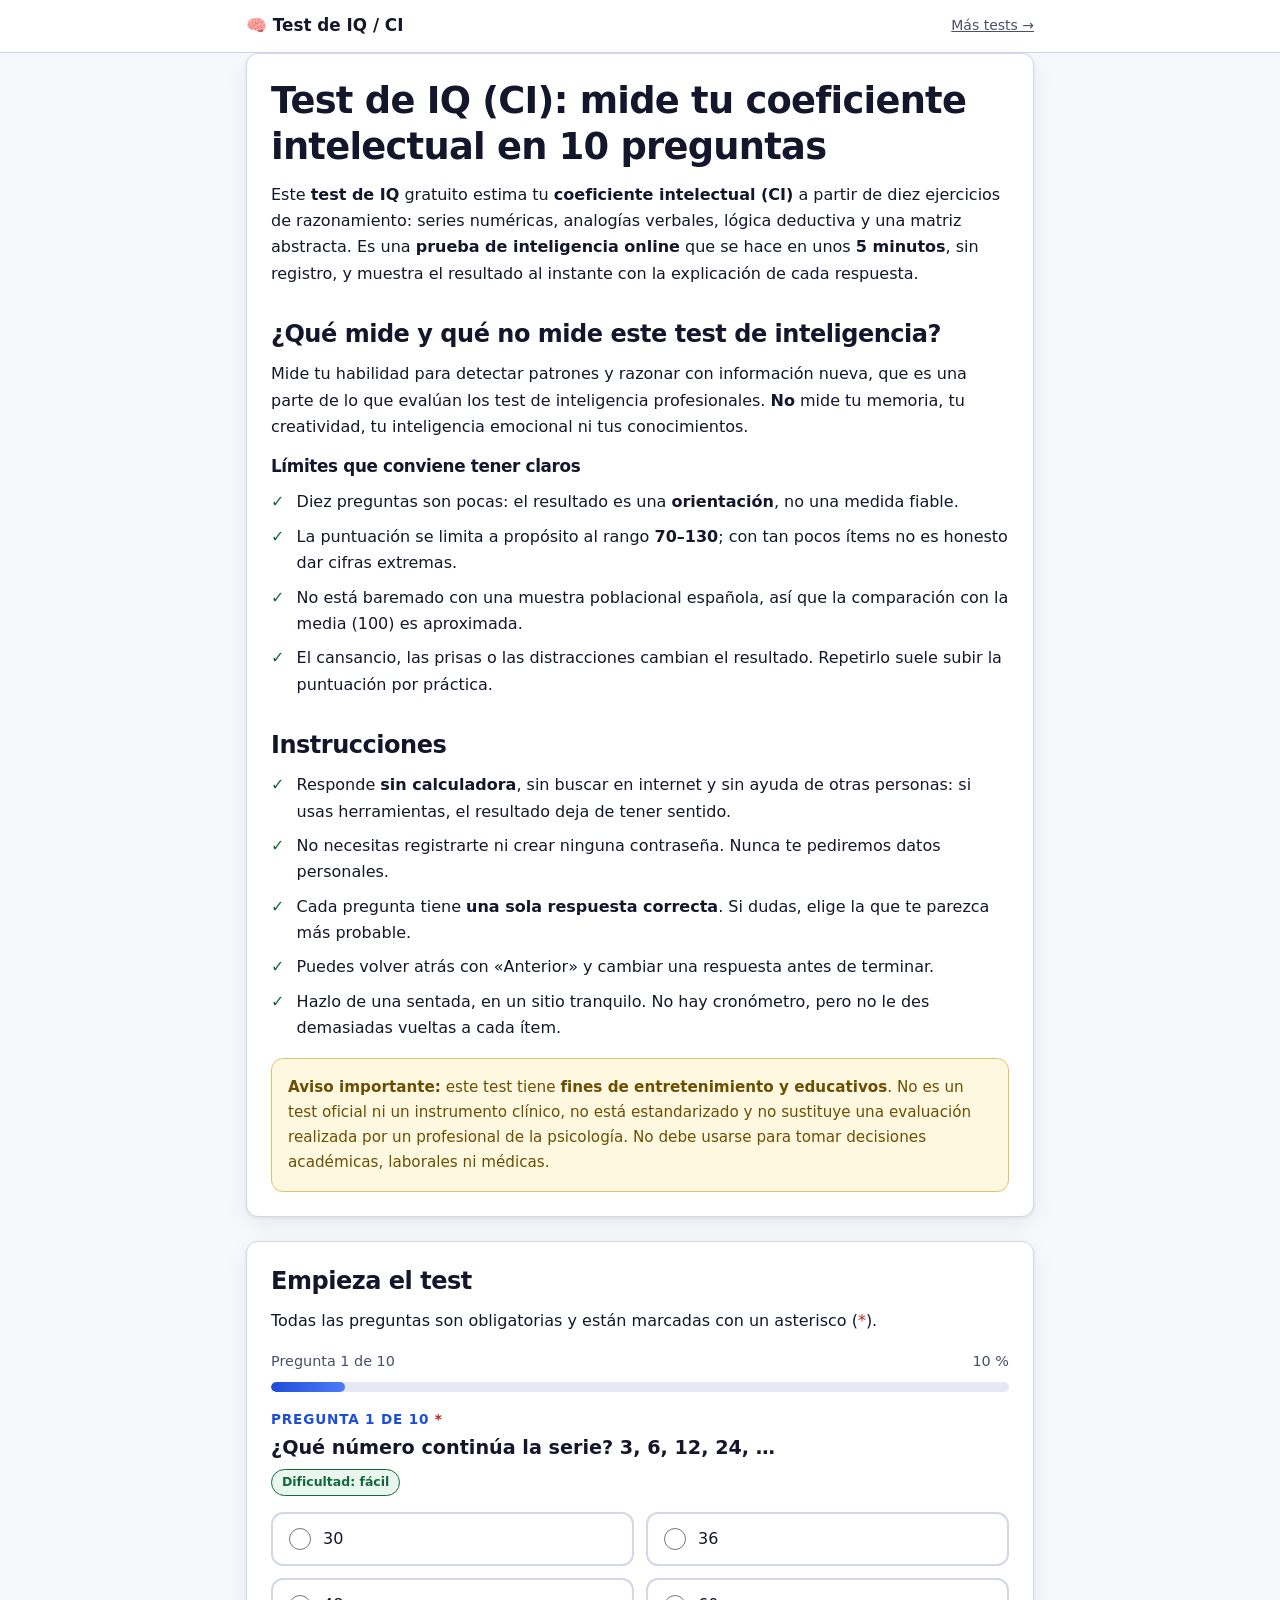
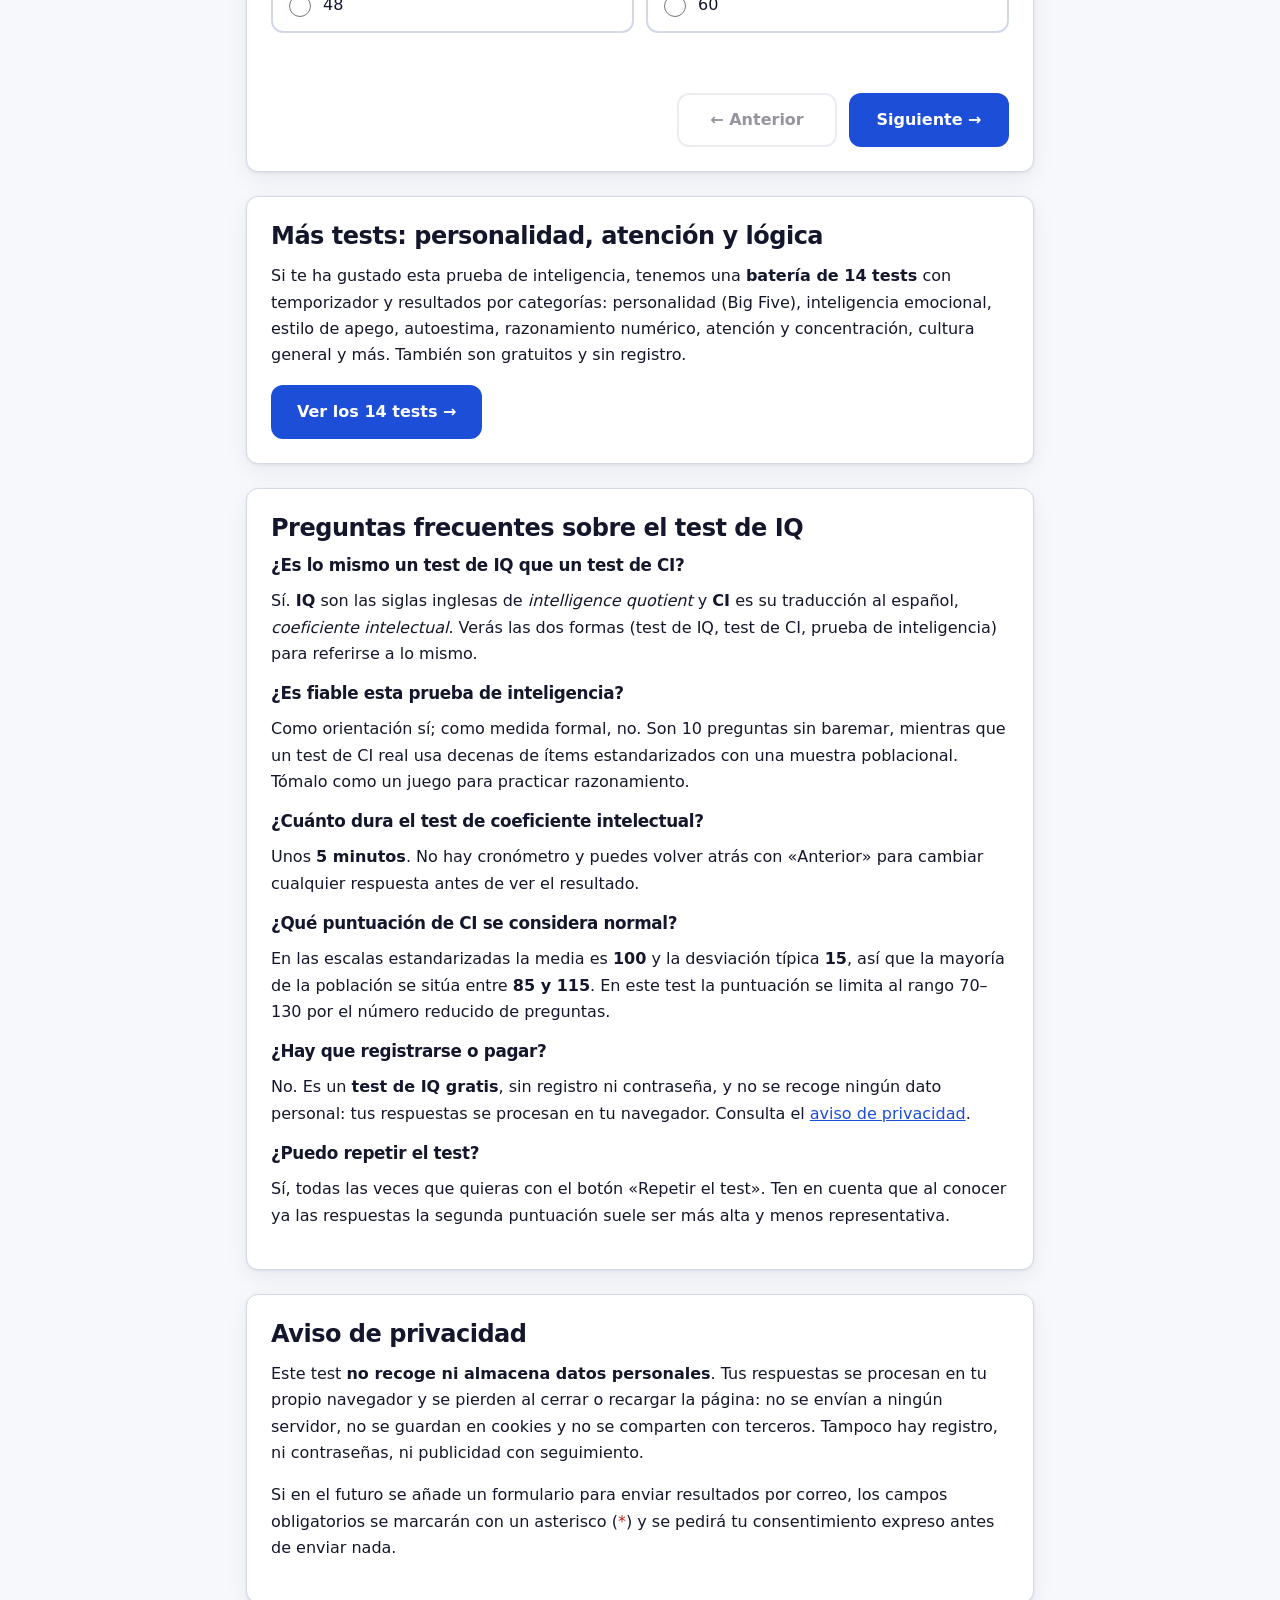
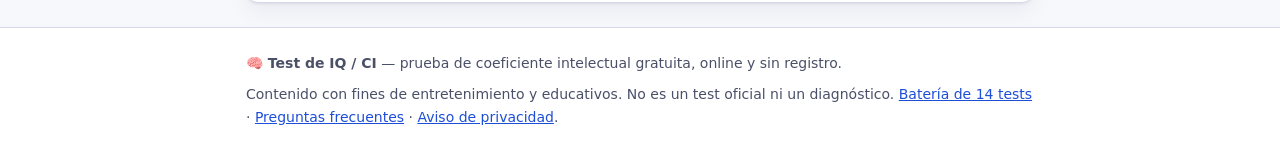
<file: index.html>
<!DOCTYPE html>
<html lang="es">
<head>
  <meta charset="utf-8">
  <meta name="viewport" content="width=device-width, initial-scale=1">

  <!-- ===================== SEO ===================== -->
  <!--
    Título: variantes de búsqueda reales ("test de IQ", "test de CI", "prueba",
    "coeficiente intelectual") en ~64 caracteres, sin sonar a lista de palabras clave.
  -->
  <title>Test de IQ / CI Gratis | Prueba de Coeficiente Intelectual</title>
  <!-- Meta description: 155 caracteres, con variantes + propuesta de valor. -->
  <meta name="description" content="Test de IQ gratis y sin registro: 10 preguntas de lógica y series para estimar tu coeficiente intelectual (CI) en 5 minutos. Prueba de inteligencia online.">
  <meta name="robots" content="index, follow">
  <!-- Cambia el dominio cuando tengas el definitivo. -->
  <link rel="canonical" href="https://iqtestpraim.javi27angel13.workers.dev/">

  <!-- Open Graph: cómo se ve al compartir en redes y WhatsApp. -->
  <meta property="og:type" content="website">
  <meta property="og:title" content="Test de IQ gratis: mide tu coeficiente intelectual en 10 preguntas">
  <meta property="og:description" content="Prueba de inteligencia online gratuita, sin registro y con resultado inmediato: 10 preguntas de lógica, series numéricas y razonamiento verbal.">
  <meta property="og:locale" content="es_ES">
  <meta name="theme-color" content="#1d4ed8">

  <!-- Favicon en línea (SVG): 0 peticiones extra de red. -->
  <link rel="icon" href="data:image/svg+xml,<svg xmlns=%22http://www.w3.org/2000/svg%22 viewBox=%220 0 100 100%22><text y=%22.9em%22 font-size=%2290%22>🧠</text></svg>">

  <!-- Datos estructurados (SEO): ayuda a Google a entender la página como un cuestionario. -->
  <script type="application/ld+json">
  {
    "@context": "https://schema.org",
    "@type": "WebApplication",
    "name": "Test de IQ / CI",
    "alternateName": ["Test de IQ", "Test de CI", "Prueba de inteligencia", "Test de coeficiente intelectual"],
    "applicationCategory": "EducationalApplication",
    "inLanguage": "es",
    "offers": { "@type": "Offer", "price": "0", "priceCurrency": "EUR" },
    "description": "Test de coeficiente intelectual (IQ/CI) gratuito de 10 preguntas con resultado inmediato y fines recreativos."
  }
  </script>

  <!-- Datos estructurados de preguntas frecuentes: puede generar resultados enriquecidos. -->
  <script type="application/ld+json">
  {
    "@context": "https://schema.org",
    "@type": "FAQPage",
    "mainEntity": [
      {
        "@type": "Question",
        "name": "¿Es lo mismo un test de IQ que un test de CI?",
        "acceptedAnswer": { "@type": "Answer", "text": "Sí. IQ son las siglas inglesas de intelligence quotient y CI es su traducción, coeficiente intelectual. Se refieren a lo mismo." }
      },
      {
        "@type": "Question",
        "name": "¿Es fiable esta prueba de inteligencia?",
        "acceptedAnswer": { "@type": "Answer", "text": "No como medida formal. Es una prueba recreativa de 10 preguntas, sin baremar. Da una orientación, pero un CI fiable requiere un test estandarizado aplicado por un profesional." }
      },
      {
        "@type": "Question",
        "name": "¿Cuánto dura el test de coeficiente intelectual?",
        "acceptedAnswer": { "@type": "Answer", "text": "Unos 5 minutos. Son 10 preguntas sin cronómetro y puedes volver atrás para cambiar tus respuestas antes de terminar." }
      },
      {
        "@type": "Question",
        "name": "¿Qué puntuación de CI se considera normal?",
        "acceptedAnswer": { "@type": "Answer", "text": "En las escalas estandarizadas la media es 100 con una desviación típica de 15, por lo que la mayoría de la población se sitúa entre 85 y 115." }
      },
      {
        "@type": "Question",
        "name": "¿Hay que registrarse o pagar para hacer el test de IQ?",
        "acceptedAnswer": { "@type": "Answer", "text": "No. El test es gratuito, no pide registro ni contraseña y no recoge datos personales: las respuestas se procesan en tu navegador." }
      }
    ]
  }
  </script>

  <!--
    ===================== RENDIMIENTO =====================
    · CSS crítico en línea: evita una petición bloqueante (la página pinta en el primer viaje).
    · Sin fuentes externas: se usa la pila del sistema (0 KB descargados, sin CLS).
    · Sin imágenes de mapa de bits: la pregunta abstracta usa SVG en línea (nítido y ligero).
      Si añades fotos, sirve WebP/AVIF comprimido con width/height y loading="lazy":
      <img src="matriz.webp" width="480" height="160" loading="lazy" decoding="async" alt="...">
    · El JavaScript va al final del <body> (y como archivo externo se cargaría con `defer`).
  -->
  <style>
    /* ---------- 1. Tokens de diseño ---------- */
    :root {
      /* Tema CLARO de alto contraste: texto oscuro sobre fondo claro. */
      --fondo: #f7f8fc;          /* fondo de página */
      --superficie: #ffffff;     /* tarjetas */
      --texto: #14172b;          /* contraste 15.8:1 sobre blanco (WCAG AAA) */
      --texto-suave: #4a5068;    /* contraste 8.1:1 sobre blanco (AAA en texto normal) */
      --borde: #d3d8e8;
      --primario: #1d4ed8;       /* contraste 6.3:1 con blanco (AA) */
      --primario-oscuro: #1739a8;
      --acierto: #12683c;
      --error: #b3261e;
      --aviso-fondo: #fff8e1;
      --aviso-borde: #e5c169;
      --aviso-texto: #6b4e00;
      --radio: 12px;
      --sp-1: 4px; --sp-2: 8px; --sp-3: 12px; --sp-4: 16px; --sp-5: 24px; --sp-6: 32px; --sp-7: 48px;
      --sombra: 0 1px 3px rgba(20, 23, 43, .08), 0 8px 24px rgba(20, 23, 43, .06);
    }

    /* ---------- 2. Base ---------- */
    * { box-sizing: border-box; }
    body {
      margin: 0;
      background: var(--fondo);
      color: var(--texto);
      font-family: system-ui, -apple-system, "Segoe UI", Roboto, Arial, sans-serif;
      font-size: 1rem;
      line-height: 1.65;
    }
    h1, h2, h3 { line-height: 1.25; letter-spacing: -.02em; margin: 0 0 var(--sp-3); }
    h1 { font-size: clamp(1.6rem, 4.5vw, 2.3rem); }
    h2 { font-size: clamp(1.25rem, 3vw, 1.5rem); margin-top: var(--sp-6); }
    h3 { font-size: 1.05rem; }
    p  { margin: 0 0 var(--sp-4); }
    a  { color: var(--primario); text-decoration: underline; }
    a:hover { color: var(--primario-oscuro); }

    /* ---------- 3. Accesibilidad ---------- */
    /* Enlace para saltar al contenido: visible solo al enfocarlo con el teclado. */
    .salta-contenido {
      position: absolute; left: -9999px; top: 0;
      background: var(--primario); color: #fff; padding: var(--sp-3) var(--sp-4);
      border-radius: 0 0 var(--radio) 0; z-index: 10; text-decoration: none;
    }
    .salta-contenido:focus { left: 0; }
    /* Foco SIEMPRE visible y con grosor suficiente. */
    :focus-visible { outline: 3px solid var(--primario); outline-offset: 2px; border-radius: 6px; }
    /* Texto solo para lectores de pantalla. */
    .solo-lectores {
      position: absolute; width: 1px; height: 1px; overflow: hidden;
      clip: rect(0 0 0 0); white-space: nowrap;
    }
    /* Respeta a quien prefiere menos animación. */
    @media (prefers-reduced-motion: reduce) {
      * { animation-duration: .01ms !important; transition-duration: .01ms !important; }
    }

    /* ---------- 4. Estructura / rejilla ---------- */
    .contenedor { width: 100%; max-width: 780px; margin: 0 auto; padding: 0 var(--sp-4); }
    .cabecera-sitio { background: var(--superficie); border-bottom: 1px solid var(--borde); }
    .cabecera-sitio .contenedor {
      display: flex; align-items: center; justify-content: space-between;
      gap: var(--sp-4); padding-block: var(--sp-3);
    }
    .marca { font-weight: 800; font-size: 1.05rem; }
    .marca-nota { color: var(--texto-suave); font-size: .875rem; }
    main { padding-block: var(--sp-6) var(--sp-7); }
    .tarjeta {
      background: var(--superficie); border: 1px solid var(--borde);
      border-radius: var(--radio); padding: var(--sp-5); box-shadow: var(--sombra);
      margin-bottom: var(--sp-5);
    }

    /* ---------- 5. Componentes ---------- */
    .lista-datos { list-style: none; margin: 0 0 var(--sp-4); padding: 0; display: grid; gap: var(--sp-2); }
    .lista-datos li { padding-left: 1.6em; position: relative; }
    .lista-datos li::before { content: "✓"; position: absolute; left: 0; color: var(--acierto); font-weight: 700; }

    .aviso {
      background: var(--aviso-fondo); border: 1px solid var(--aviso-borde);
      color: var(--aviso-texto); border-radius: var(--radio);
      padding: var(--sp-4); font-size: .95rem;
    }
    .aviso p:last-child { margin-bottom: 0; }

    /* Barra de progreso */
    .progreso-caja { margin-bottom: var(--sp-4); }
    .progreso-texto {
      display: flex; justify-content: space-between; gap: var(--sp-3);
      font-size: .9rem; color: var(--texto-suave); margin-bottom: var(--sp-2);
    }
    .progreso-pista { height: 10px; background: #e6e9f4; border-radius: 999px; overflow: hidden; }
    .progreso-relleno {
      height: 100%; width: 10%; border-radius: 999px;
      background: linear-gradient(90deg, var(--primario), #4f7bf7);
      transition: width .25s ease;
    }

    /* Preguntas */
    .pregunta { border: 0; margin: 0; padding: 0; }
    .pregunta-legend { padding: 0; margin-bottom: var(--sp-4); }
    .pregunta-num { display: block; font-size: .85rem; font-weight: 700; color: var(--primario); text-transform: uppercase; letter-spacing: .06em; }
    .pregunta-texto { display: block; font-size: 1.2rem; font-weight: 700; line-height: 1.4; margin-top: var(--sp-1); }
    .req { color: var(--error); }

    .etiqueta-dificultad {
      display: inline-block; margin-top: var(--sp-2);
      font-size: .78rem; font-weight: 700; border-radius: 999px;
      padding: 2px 10px; border: 1px solid currentColor;
    }
    .dif-facil   { color: #12683c; background: #e8f6ee; }
    .dif-media   { color: #8a5a00; background: #fdf3e0; }
    .dif-dificil { color: #a4231c; background: #fdeceb; }

    .opciones { display: grid; gap: var(--sp-3); }
    /* Toda la fila es clicable (etiqueta envolvente): objetivo grande, ley de Fitts. */
    .opcion {
      display: flex; align-items: center; gap: var(--sp-3);
      min-height: 48px; padding: var(--sp-3) var(--sp-4);
      border: 2px solid var(--borde); border-radius: var(--radio);
      background: var(--superficie); cursor: pointer;
      transition: border-color .15s ease, background .15s ease;
    }
    .opcion:hover { border-color: var(--primario); background: #f2f6ff; }
    .opcion input { width: 22px; height: 22px; accent-color: var(--primario); margin: 0; flex: none; }
    /* Estado seleccionado: no depende solo del color (también engrosa el borde). */
    .opcion:has(input:checked) { border-color: var(--primario); background: #eaf1ff; font-weight: 600; }
    .opcion:has(input:focus-visible) { outline: 3px solid var(--primario); outline-offset: 2px; }

    /* Figura de la pregunta abstracta */
    .figura { margin: 0 0 var(--sp-4); }
    .figura svg { max-width: 100%; height: auto; display: block; }
    .figura figcaption { font-size: .85rem; color: var(--texto-suave); margin-top: var(--sp-2); }

    /* Botones */
    .barra-botones { display: flex; gap: var(--sp-3); margin-top: var(--sp-5); }
    .btn {
      flex: 1; min-height: 48px; padding: var(--sp-3) var(--sp-5);
      font: inherit; font-weight: 700; border-radius: var(--radio);
      border: 2px solid transparent; cursor: pointer;
      transition: background .15s ease, border-color .15s ease;
    }
    .btn-primario { background: var(--primario); color: #fff; }
    .btn-primario:hover { background: var(--primario-oscuro); }
    .btn-secundario { background: var(--superficie); color: var(--texto); border-color: var(--borde); }
    .btn-secundario:hover { border-color: var(--primario); }
    .btn:disabled { opacity: .45; cursor: not-allowed; }

    /* Mensaje de error de validación */
    .mensaje-error { color: var(--error); font-weight: 600; margin: var(--sp-3) 0 0; min-height: 1.5em; }

    /* Resultado */
    .marcador { text-align: center; padding: var(--sp-5) var(--sp-4); border: 1px solid var(--borde); border-radius: var(--radio); background: #f4f7ff; }
    .marcador-ci { font-size: clamp(3rem, 12vw, 4.5rem); font-weight: 800; line-height: 1; color: var(--primario); }
    .marcador-etiqueta { text-transform: uppercase; letter-spacing: .08em; font-size: .85rem; color: var(--texto-suave); }
    .marcador-banda { display: inline-block; margin-top: var(--sp-3); font-weight: 700; padding: 4px 14px; border-radius: 999px; background: #e8f6ee; color: var(--acierto); border: 1px solid currentColor; }

    .tabla-desglose { width: 100%; border-collapse: collapse; margin-bottom: var(--sp-4); }
    .tabla-desglose caption { text-align: left; font-weight: 700; padding-bottom: var(--sp-2); }
    .tabla-desglose th, .tabla-desglose td { text-align: left; padding: var(--sp-2) var(--sp-3); border-bottom: 1px solid var(--borde); font-size: .95rem; }
    .tabla-desglose th { color: var(--texto-suave); font-weight: 600; }

    .revision { list-style: none; padding: 0; margin: 0; display: grid; gap: var(--sp-3); }
    .revision li { border: 1px solid var(--borde); border-left: 4px solid var(--borde); border-radius: var(--radio); padding: var(--sp-3) var(--sp-4); }
    .revision li.ok { border-left-color: var(--acierto); }
    .revision li.ko { border-left-color: var(--error); }
    .revision-p { font-weight: 600; margin: 0 0 var(--sp-1); }
    .revision-d { font-size: .9rem; color: var(--texto-suave); margin: 0; }
    .marca-ok { color: var(--acierto); font-weight: 700; }
    .marca-ko { color: var(--error); font-weight: 700; }

    .pie-sitio { border-top: 1px solid var(--borde); background: var(--superficie); padding-block: var(--sp-5); }
    .pie-sitio p { font-size: .875rem; color: var(--texto-suave); margin-bottom: var(--sp-2); }
    .pie-sitio p:last-child { margin-bottom: 0; }

    /* ---------- 6. Responsivo ---------- */
    /* Móvil primero; en pantallas anchas se ensancha y respira más. */
    @media (min-width: 640px) {
      .barra-botones { justify-content: flex-end; }
      .btn { flex: 0 0 auto; min-width: 160px; }
      .opciones { grid-template-columns: 1fr 1fr; } /* 2 columnas en tablet/PC */
      .opciones.opciones-largas { grid-template-columns: 1fr; } /* textos largos: 1 columna */
    }
    @media (min-width: 1024px) {
      .contenedor { max-width: 820px; }
      main { padding-block: var(--sp-7); }
    }
  </style>
</head>

<body>
  <!-- Accesibilidad: primer elemento enfocable, salta la cabecera. -->
  <a class="salta-contenido" href="#contenido">Saltar al contenido principal</a>

  <!-- ===================== CABECERA ===================== -->
  <header class="cabecera-sitio">
    <div class="contenedor">
      <span class="marca">🧠 Test de IQ / CI</span>
      <a class="marca-nota" href="/bateria.html">Más tests →</a>
    </div>
  </header>

  <main id="contenido" class="contenedor">

    <!-- ===================== INTRODUCCIÓN (SEO + expectativas) ===================== -->
    <article class="tarjeta">
      <h1>Test de IQ (CI): mide tu coeficiente intelectual en 10 preguntas</h1>
      <p>
        Este <strong>test de IQ</strong> gratuito estima tu <strong>coeficiente intelectual (CI)</strong>
        a partir de diez ejercicios de razonamiento: series numéricas, analogías verbales,
        lógica deductiva y una matriz abstracta. Es una <strong>prueba de inteligencia online</strong>
        que se hace en unos <strong>5 minutos</strong>, sin registro, y muestra el resultado al
        instante con la explicación de cada respuesta.
      </p>

      <h2>¿Qué mide y qué no mide este test de inteligencia?</h2>
      <p>
        Mide tu habilidad para detectar patrones y razonar con información nueva, que es una parte
        de lo que evalúan los test de inteligencia profesionales. <strong>No</strong> mide tu
        memoria, tu creatividad, tu inteligencia emocional ni tus conocimientos.
      </p>

      <h3>Límites que conviene tener claros</h3>
      <ul class="lista-datos">
        <li>Diez preguntas son pocas: el resultado es una <strong>orientación</strong>, no una medida fiable.</li>
        <li>La puntuación se limita a propósito al rango <strong>70–130</strong>; con tan pocos ítems no es honesto dar cifras extremas.</li>
        <li>No está baremado con una muestra poblacional española, así que la comparación con la media (100) es aproximada.</li>
        <li>El cansancio, las prisas o las distracciones cambian el resultado. Repetirlo suele subir la puntuación por práctica.</li>
      </ul>

      <h2>Instrucciones</h2>
      <ul class="lista-datos">
        <li>Responde <strong>sin calculadora</strong>, sin buscar en internet y sin ayuda de otras personas: si usas herramientas, el resultado deja de tener sentido.</li>
        <li>No necesitas registrarte ni crear ninguna contraseña. Nunca te pediremos datos personales.</li>
        <li>Cada pregunta tiene <strong>una sola respuesta correcta</strong>. Si dudas, elige la que te parezca más probable.</li>
        <li>Puedes volver atrás con «Anterior» y cambiar una respuesta antes de terminar.</li>
        <li>Hazlo de una sentada, en un sitio tranquilo. No hay cronómetro, pero no le des demasiadas vueltas a cada ítem.</li>
      </ul>

      <!-- ===================== DESCARGO DE RESPONSABILIDAD ===================== -->
      <div class="aviso" role="note">
        <p>
          <strong>Aviso importante:</strong> este test tiene <strong>fines de entretenimiento y
          educativos</strong>. No es un test oficial ni un instrumento clínico, no está
          estandarizado y no sustituye una evaluación realizada por un profesional de la
          psicología. No debe usarse para tomar decisiones académicas, laborales ni médicas.
        </p>
      </div>
    </article>

    <!-- ===================== TEST ===================== -->
    <section class="tarjeta" aria-labelledby="titulo-test">
      <h2 id="titulo-test" style="margin-top:0">Empieza el test</h2>
      <p id="nota-obligatorio">
        Todas las preguntas son obligatorias y están marcadas con un asterisco
        (<span class="req" aria-hidden="true">*</span>).
      </p>

      <!-- Barra de progreso accesible: role="progressbar" + valores ARIA -->
      <div class="progreso-caja">
        <p class="progreso-texto">
          <span id="progreso-etiqueta">Pregunta 1 de 10</span>
          <span id="progreso-pct">10 %</span>
        </p>
        <div class="progreso-pista"
             role="progressbar"
             aria-labelledby="progreso-etiqueta"
             aria-valuemin="0" aria-valuemax="10" aria-valuenow="1"
             aria-valuetext="Pregunta 1 de 10">
          <div class="progreso-relleno" id="progreso-relleno"></div>
        </div>
      </div>

      <!-- Región en directo: los lectores de pantalla anuncian el cambio de pregunta. -->
      <p class="solo-lectores" id="anuncio" role="status" aria-live="polite"></p>

      <!--
        FORMULARIO
        · Un <fieldset> por pregunta, con <legend> = enunciado (así el lector de pantalla
          lo repite al recorrer las opciones).
        · Los radios comparten `name`, por lo que se navegan con las flechas del teclado.
        · `hidden` oculta las preguntas que no están activas (también para lectores de pantalla).
      -->
      <form id="form-test" novalidate>

        <!-- ---------- PREGUNTA 1 · Serie numérica · FÁCIL ---------- -->
        <fieldset class="pregunta" id="p1" data-dificultad="1">
          <legend class="pregunta-legend">
            <span class="pregunta-num">Pregunta 1 de 10 <span class="req" aria-hidden="true">*</span></span>
            <span class="pregunta-texto">¿Qué número continúa la serie? 3, 6, 12, 24, …</span>
            <span class="etiqueta-dificultad dif-facil">Dificultad: fácil</span>
          </legend>
          <div class="opciones">
            <label class="opcion"><input type="radio" name="q1" value="0" required> <span>30</span></label>
            <label class="opcion"><input type="radio" name="q1" value="1"> <span>36</span></label>
            <label class="opcion"><input type="radio" name="q1" value="2"> <span>48</span></label>
            <label class="opcion"><input type="radio" name="q1" value="3"> <span>60</span></label>
          </div>
        </fieldset>

        <!-- ---------- PREGUNTA 2 · Analogía verbal · FÁCIL ---------- -->
        <fieldset class="pregunta" id="p2" data-dificultad="1" hidden>
          <legend class="pregunta-legend">
            <span class="pregunta-num">Pregunta 2 de 10 <span class="req" aria-hidden="true">*</span></span>
            <span class="pregunta-texto">Pluma es a escribir como tijeras es a…</span>
            <span class="etiqueta-dificultad dif-facil">Dificultad: fácil</span>
          </legend>
          <div class="opciones">
            <label class="opcion"><input type="radio" name="q2" value="0" required> <span>Papel</span></label>
            <label class="opcion"><input type="radio" name="q2" value="1"> <span>Cortar</span></label>
            <label class="opcion"><input type="radio" name="q2" value="2"> <span>Metal</span></label>
            <label class="opcion"><input type="radio" name="q2" value="3"> <span>Coser</span></label>
          </div>
        </fieldset>

        <!-- ---------- PREGUNTA 3 · Serie con dos operaciones · MEDIA ---------- -->
        <fieldset class="pregunta" id="p3" data-dificultad="2" hidden>
          <legend class="pregunta-legend">
            <span class="pregunta-num">Pregunta 3 de 10 <span class="req" aria-hidden="true">*</span></span>
            <span class="pregunta-texto">¿Qué número continúa la serie? 5, 6, 12, 13, 26, …</span>
            <span class="etiqueta-dificultad dif-media">Dificultad: media</span>
          </legend>
          <div class="opciones">
            <label class="opcion"><input type="radio" name="q3" value="0" required> <span>27</span></label>
            <label class="opcion"><input type="radio" name="q3" value="1"> <span>39</span></label>
            <label class="opcion"><input type="radio" name="q3" value="2"> <span>52</span></label>
            <label class="opcion"><input type="radio" name="q3" value="3"> <span>32</span></label>
          </div>
        </fieldset>

        <!-- ---------- PREGUNTA 4 · Lógica deductiva · MEDIA ---------- -->
        <fieldset class="pregunta" id="p4" data-dificultad="2" hidden>
          <legend class="pregunta-legend">
            <span class="pregunta-num">Pregunta 4 de 10 <span class="req" aria-hidden="true">*</span></span>
            <span class="pregunta-texto">
              Todos los músicos son pacientes. Algunos pacientes son madrugadores.
              ¿Se puede concluir con certeza que algunos músicos son madrugadores?
            </span>
            <span class="etiqueta-dificultad dif-media">Dificultad: media</span>
          </legend>
          <div class="opciones opciones-largas">
            <label class="opcion"><input type="radio" name="q4" value="0" required> <span>Sí, necesariamente</span></label>
            <label class="opcion"><input type="radio" name="q4" value="1"> <span>No, no se puede concluir</span></label>
            <label class="opcion"><input type="radio" name="q4" value="2"> <span>Sí, pero solo si hay más músicos que madrugadores</span></label>
            <label class="opcion"><input type="radio" name="q4" value="3"> <span>No, porque ningún músico madruga</span></label>
          </div>
        </fieldset>

        <!-- ---------- PREGUNTA 5 · Matriz abstracta (SVG) · MEDIA ---------- -->
        <fieldset class="pregunta" id="p5" data-dificultad="2" hidden>
          <legend class="pregunta-legend">
            <span class="pregunta-num">Pregunta 5 de 10 <span class="req" aria-hidden="true">*</span></span>
            <span class="pregunta-texto">Observa la secuencia de figuras. ¿Dónde estará el punto negro en la cuarta figura?</span>
            <span class="etiqueta-dificultad dif-media">Dificultad: media</span>
          </legend>

          <!--
            Figura abstracta en SVG EN LÍNEA (0 peticiones, escala sin pixelarse).
            Accesibilidad: role="img" + <title>/<desc> referenciados con aria-labelledby,
            que cumplen la misma función que el atributo alt de una imagen.
            El pie de figura repite la descripción en texto visible para todo el mundo.
          -->
          <figure class="figura">
            <svg viewBox="0 0 420 120" role="img" aria-labelledby="svg5-t svg5-d" width="420" height="120">
              <title id="svg5-t">Secuencia de tres cuadrados con un punto negro que gira en el sentido de las agujas del reloj</title>
              <desc id="svg5-d">Primer cuadrado: punto arriba a la izquierda. Segundo cuadrado: punto arriba a la derecha. Tercer cuadrado: punto abajo a la derecha. El cuarto cuadrado está vacío con un signo de interrogación.</desc>
              <g fill="none" stroke="#14172b" stroke-width="3">
                <rect x="10"  y="15" width="90" height="90" rx="6"/>
                <rect x="115" y="15" width="90" height="90" rx="6"/>
                <rect x="220" y="15" width="90" height="90" rx="6"/>
                <rect x="325" y="15" width="90" height="90" rx="6" stroke-dasharray="7 6"/>
              </g>
              <g fill="#14172b">
                <circle cx="35"  cy="40" r="11"/>  <!-- arriba-izquierda -->
                <circle cx="180" cy="40" r="11"/>  <!-- arriba-derecha -->
                <circle cx="285" cy="80" r="11"/>  <!-- abajo-derecha -->
                <text x="370" y="76" font-size="42" font-weight="700" text-anchor="middle" font-family="system-ui, sans-serif">?</text>
              </g>
            </svg>
            <figcaption>
              Descripción: en la 1.ª figura el punto está arriba a la izquierda; en la 2.ª, arriba a la
              derecha; en la 3.ª, abajo a la derecha. La 4.ª figura es la que debes deducir.
            </figcaption>
          </figure>

          <div class="opciones">
            <label class="opcion"><input type="radio" name="q5" value="0" required> <span>Arriba a la izquierda</span></label>
            <label class="opcion"><input type="radio" name="q5" value="1"> <span>Arriba a la derecha</span></label>
            <label class="opcion"><input type="radio" name="q5" value="2"> <span>Abajo a la derecha</span></label>
            <label class="opcion"><input type="radio" name="q5" value="3"> <span>Abajo a la izquierda</span></label>
          </div>
        </fieldset>

        <!-- ---------- PREGUNTA 6 · Proporciones / porcentajes · MEDIA ---------- -->
        <fieldset class="pregunta" id="p6" data-dificultad="2" hidden>
          <legend class="pregunta-legend">
            <span class="pregunta-num">Pregunta 6 de 10 <span class="req" aria-hidden="true">*</span></span>
            <span class="pregunta-texto">Un abrigo cuesta 90 € después de un descuento del 25 %. ¿Cuál era su precio original?</span>
            <span class="etiqueta-dificultad dif-media">Dificultad: media</span>
          </legend>
          <div class="opciones">
            <label class="opcion"><input type="radio" name="q6" value="0" required> <span>105 €</span></label>
            <label class="opcion"><input type="radio" name="q6" value="1"> <span>112,50 €</span></label>
            <label class="opcion"><input type="radio" name="q6" value="2"> <span>120 €</span></label>
            <label class="opcion"><input type="radio" name="q6" value="3"> <span>135 €</span></label>
          </div>
        </fieldset>

        <!-- ---------- PREGUNTA 7 · Serie aditiva (Fibonacci) · DIFÍCIL ---------- -->
        <fieldset class="pregunta" id="p7" data-dificultad="3" hidden>
          <legend class="pregunta-legend">
            <span class="pregunta-num">Pregunta 7 de 10 <span class="req" aria-hidden="true">*</span></span>
            <span class="pregunta-texto">¿Qué número continúa la serie? 2, 3, 5, 8, 13, …</span>
            <span class="etiqueta-dificultad dif-dificil">Dificultad: difícil</span>
          </legend>
          <div class="opciones">
            <label class="opcion"><input type="radio" name="q7" value="0" required> <span>18</span></label>
            <label class="opcion"><input type="radio" name="q7" value="1"> <span>20</span></label>
            <label class="opcion"><input type="radio" name="q7" value="2"> <span>21</span></label>
            <label class="opcion"><input type="radio" name="q7" value="3"> <span>26</span></label>
          </div>
        </fieldset>

        <!-- ---------- PREGUNTA 8 · Razonamiento sobre tasas · DIFÍCIL ---------- -->
        <fieldset class="pregunta" id="p8" data-dificultad="3" hidden>
          <legend class="pregunta-legend">
            <span class="pregunta-num">Pregunta 8 de 10 <span class="req" aria-hidden="true">*</span></span>
            <span class="pregunta-texto">
              Si 4 impresoras imprimen 4 folletos en 4 minutos, ¿cuántos minutos tardarán
              8 impresoras en imprimir 8 folletos?
            </span>
            <span class="etiqueta-dificultad dif-dificil">Dificultad: difícil</span>
          </legend>
          <div class="opciones">
            <label class="opcion"><input type="radio" name="q8" value="0" required> <span>2 minutos</span></label>
            <label class="opcion"><input type="radio" name="q8" value="1"> <span>4 minutos</span></label>
            <label class="opcion"><input type="radio" name="q8" value="2"> <span>8 minutos</span></label>
            <label class="opcion"><input type="radio" name="q8" value="3"> <span>16 minutos</span></label>
          </div>
        </fieldset>

        <!-- ---------- PREGUNTA 9 · Clasificación / abstracción · DIFÍCIL ---------- -->
        <fieldset class="pregunta" id="p9" data-dificultad="3" hidden>
          <legend class="pregunta-legend">
            <span class="pregunta-num">Pregunta 9 de 10 <span class="req" aria-hidden="true">*</span></span>
            <span class="pregunta-texto">¿Cuál de estos elementos no pertenece al grupo?</span>
            <span class="etiqueta-dificultad dif-dificil">Dificultad: difícil</span>
          </legend>
          <div class="opciones">
            <label class="opcion"><input type="radio" name="q9" value="0" required> <span>Cubo</span></label>
            <label class="opcion"><input type="radio" name="q9" value="1"> <span>Esfera</span></label>
            <label class="opcion"><input type="radio" name="q9" value="2"> <span>Cilindro</span></label>
            <label class="opcion"><input type="radio" name="q9" value="3"> <span>Cuadrado</span></label>
          </div>
        </fieldset>

        <!-- ---------- PREGUNTA 10 · Serie alfanumérica · DIFÍCIL ---------- -->
        <fieldset class="pregunta" id="p10" data-dificultad="3" hidden>
          <legend class="pregunta-legend">
            <span class="pregunta-num">Pregunta 10 de 10 <span class="req" aria-hidden="true">*</span></span>
            <span class="pregunta-texto">¿Qué par continúa la serie? A1, C2, E3, G4, …</span>
            <span class="etiqueta-dificultad dif-dificil">Dificultad: difícil</span>
          </legend>
          <div class="opciones">
            <label class="opcion"><input type="radio" name="q10" value="0" required> <span>H5</span></label>
            <label class="opcion"><input type="radio" name="q10" value="1"> <span>I4</span></label>
            <label class="opcion"><input type="radio" name="q10" value="2"> <span>I5</span></label>
            <label class="opcion"><input type="radio" name="q10" value="3"> <span>J5</span></label>
          </div>
        </fieldset>

        <!-- Mensaje de validación: aria-live para que se anuncie sin mover el foco. -->
        <p class="mensaje-error" id="mensaje-error" role="alert" aria-live="assertive"></p>

        <div class="barra-botones">
          <button type="button" class="btn btn-secundario" id="btn-anterior" disabled>← Anterior</button>
          <button type="button" class="btn btn-primario" id="btn-siguiente">Siguiente →</button>
          <button type="submit" class="btn btn-primario" id="btn-terminar" hidden>Ver mi resultado</button>
        </div>
      </form>
    </section>

    <!-- ===================== RESULTADO (se rellena por JS) ===================== -->
    <section class="tarjeta" id="seccion-resultado" aria-labelledby="titulo-resultado" hidden tabindex="-1">
      <h2 id="titulo-resultado" style="margin-top:0">Tu resultado</h2>

      <div class="marcador">
        <p class="marcador-etiqueta" id="res-etiqueta">CI estimado (media = 100)</p>
        <p class="marcador-ci" id="res-ci">—</p>
        <p class="marcador-banda" id="res-banda">—</p>
      </div>

      <p id="res-comparacion" style="margin-top:var(--sp-4)"></p>
      <p id="res-interpretacion"></p>

      <table class="tabla-desglose">
        <caption>Desglose por dificultad</caption>
        <thead>
          <tr><th scope="col">Nivel</th><th scope="col">Aciertos</th><th scope="col">Puntos</th></tr>
        </thead>
        <tbody id="res-tabla"></tbody>
      </table>

      <h3>Revisión de tus respuestas</h3>
      <ul class="revision" id="res-revision"></ul>

      <div class="aviso" role="note" style="margin-top:var(--sp-5)">
        <p>
          Recuerda: con 10 preguntas no se puede medir el CI de forma fiable. Tómate esta cifra
          como un juego. Si necesitas una evaluación real, acude a un profesional de la psicología,
          que usa pruebas baremadas (por ejemplo, las escalas Wechsler) en condiciones controladas.
        </p>
      </div>

      <div class="barra-botones">
        <button type="button" class="btn btn-secundario" id="btn-reiniciar">Repetir el test</button>
      </div>
    </section>

    <!--
      ===================== MÁS TESTS (enlace interno) =====================
      Enlace a la batería completa: retiene a quien acaba el test de CI y
      reparte autoridad interna entre las dos páginas del sitio.
    -->
    <section class="tarjeta" id="mas-tests" aria-labelledby="titulo-mas-tests">
      <h2 id="titulo-mas-tests" style="margin-top:0">Más tests: personalidad, atención y lógica</h2>
      <p>
        Si te ha gustado esta prueba de inteligencia, tenemos una <strong>batería de 14 tests</strong>
        con temporizador y resultados por categorías: personalidad (Big Five), inteligencia emocional,
        estilo de apego, autoestima, razonamiento numérico, atención y concentración, cultura general
        y más. También son gratuitos y sin registro.
      </p>
      <p style="margin-bottom:0">
        <a class="btn btn-primario" href="/bateria.html"
           style="display:inline-flex;align-items:center;justify-content:center;text-decoration:none;width:auto;">
          Ver los 14 tests →
        </a>
      </p>
    </section>

    <!--
      ===================== PREGUNTAS FRECUENTES =====================
      Doble función: resuelve dudas reales del visitante y cubre las variantes de
      búsqueda con las que la gente llega ("test iq", "prueba de iq", "test de
      inteligencia", "qué CI es normal"). Coincide con el JSON-LD de tipo FAQPage.
    -->
    <section class="tarjeta" id="faq" aria-labelledby="titulo-faq">
      <h2 id="titulo-faq" style="margin-top:0">Preguntas frecuentes sobre el test de IQ</h2>

      <h3>¿Es lo mismo un test de IQ que un test de CI?</h3>
      <p>
        Sí. <strong>IQ</strong> son las siglas inglesas de <em>intelligence quotient</em> y
        <strong>CI</strong> es su traducción al español, <em>coeficiente intelectual</em>. Verás
        las dos formas (test de IQ, test de CI, prueba de inteligencia) para referirse a lo mismo.
      </p>

      <h3>¿Es fiable esta prueba de inteligencia?</h3>
      <p>
        Como orientación sí; como medida formal, no. Son 10 preguntas sin baremar, mientras que
        un test de CI real usa decenas de ítems estandarizados con una muestra poblacional. Tómalo
        como un juego para practicar razonamiento.
      </p>

      <h3>¿Cuánto dura el test de coeficiente intelectual?</h3>
      <p>
        Unos <strong>5 minutos</strong>. No hay cronómetro y puedes volver atrás con «Anterior»
        para cambiar cualquier respuesta antes de ver el resultado.
      </p>

      <h3>¿Qué puntuación de CI se considera normal?</h3>
      <p>
        En las escalas estandarizadas la media es <strong>100</strong> y la desviación típica
        <strong>15</strong>, así que la mayoría de la población se sitúa entre <strong>85 y 115</strong>.
        En este test la puntuación se limita al rango 70–130 por el número reducido de preguntas.
      </p>

      <h3>¿Hay que registrarse o pagar?</h3>
      <p>
        No. Es un <strong>test de IQ gratis</strong>, sin registro ni contraseña, y no se recoge
        ningún dato personal: tus respuestas se procesan en tu navegador.
        Consulta el <a href="#privacidad">aviso de privacidad</a>.
      </p>

      <h3>¿Puedo repetir el test?</h3>
      <p>
        Sí, todas las veces que quieras con el botón «Repetir el test». Ten en cuenta que al
        conocer ya las respuestas la segunda puntuación suele ser más alta y menos representativa.
      </p>
    </section>

    <!-- ===================== PRIVACIDAD ===================== -->
    <section class="tarjeta" id="privacidad" aria-labelledby="titulo-privacidad">
      <h2 id="titulo-privacidad" style="margin-top:0">Aviso de privacidad</h2>
      <p>
        Este test <strong>no recoge ni almacena datos personales</strong>. Tus respuestas se
        procesan en tu propio navegador y se pierden al cerrar o recargar la página: no se envían
        a ningún servidor, no se guardan en cookies y no se comparten con terceros. Tampoco hay
        registro, ni contraseñas, ni publicidad con seguimiento.
      </p>
      <p>
        Si en el futuro se añade un formulario para enviar resultados por correo, los campos
        obligatorios se marcarán con un asterisco (<span class="req" aria-hidden="true">*</span>)
        y se pedirá tu consentimiento expreso antes de enviar nada.
      </p>
    </section>
  </main>

  <!-- ===================== PIE ===================== -->
  <footer class="pie-sitio">
    <div class="contenedor">
      <p><strong>🧠 Test de IQ / CI</strong> — prueba de coeficiente intelectual gratuita, online y sin registro.</p>
      <p>
        Contenido con fines de entretenimiento y educativos. No es un test oficial ni un
        diagnóstico. <a href="/bateria.html">Batería de 14 tests</a> ·
        <a href="#faq">Preguntas frecuentes</a> ·
        <a href="#privacidad">Aviso de privacidad</a>.
      </p>
    </div>
  </footer>

  <!--
    ===================== LÓGICA DEL TEST =====================
    En producción, mueve este bloque a `test-ci.js` y cárgalo así (no bloquea el pintado):
        <script src="test-ci.js" defer></script>

    PSEUDOCÓDIGO DEL CÁLCULO
    ------------------------
    1. CLAVE  = [2,1,0,1,3,2,2,1,3,2]        // índice correcto de cada pregunta
       PESOS  = [1,1,2,2,2,2,3,3,3,3]        // 1=fácil, 2=media, 3=difícil
       PESO_TOTAL = suma(PESOS)              // = 22
    2. aciertos = 0 ; puntos = 0
       PARA cada pregunta i:
           SI respuesta[i] == CLAVE[i] ENTONCES
               aciertos += 1
               puntos   += PESOS[i]          // acertar una difícil vale más
    3. p = puntos / PESO_TOTAL               // rendimiento ponderado, 0..1
    4. CI_estimado = redondear(70 + p * 60)  // escala acotada 70..130 (media 100, DE 15)
    5. Mostrar CI_estimado, su banda interpretativa y la comparación con la media (100).
  -->
  <script>
  (function () {
    'use strict';

    /* --------- 1. Datos del test (misma información que preguntas-ci.json) --------- */
    var PREGUNTAS = [
      { id: 'q1',  correcta: 2, peso: 1, enunciado: 'Serie 3, 6, 12, 24, …',                 solucion: '48. Cada término es el doble del anterior.' },
      { id: 'q2',  correcta: 1, peso: 1, enunciado: 'Pluma es a escribir como tijeras es a…', solucion: 'Cortar. Se relaciona el objeto con su función.' },
      { id: 'q3',  correcta: 0, peso: 2, enunciado: 'Serie 5, 6, 12, 13, 26, …',              solucion: '27. Se alternan dos operaciones: +1 y ×2.' },
      { id: 'q4',  correcta: 1, peso: 2, enunciado: 'Músicos, pacientes y madrugadores',      solucion: 'No se puede concluir: «algunos pacientes madrugan» no garantiza que alguno de ellos sea músico.' },
      { id: 'q5',  correcta: 3, peso: 2, enunciado: 'Secuencia del punto en el cuadrado',     solucion: 'Abajo a la izquierda. El punto gira en el sentido de las agujas del reloj.' },
      { id: 'q6',  correcta: 2, peso: 2, enunciado: 'Precio original tras un −25 %',          solucion: '120 €. Si 90 € es el 75 % del precio, el total es 90 ÷ 0,75 = 120.' },
      { id: 'q7',  correcta: 2, peso: 3, enunciado: 'Serie 2, 3, 5, 8, 13, …',                solucion: '21. Cada término es la suma de los dos anteriores (8 + 13).' },
      { id: 'q8',  correcta: 1, peso: 3, enunciado: '4 impresoras / 4 folletos / 4 minutos',  solucion: '4 minutos. Cada impresora tarda 4 minutos por folleto, así que 8 impresoras hacen 8 folletos en el mismo tiempo.' },
      { id: 'q9',  correcta: 3, peso: 3, enunciado: 'Elemento que no pertenece al grupo',     solucion: 'Cuadrado: es una figura plana (2D) y las demás son cuerpos geométricos (3D).' },
      { id: 'q10', correcta: 2, peso: 3, enunciado: 'Serie A1, C2, E3, G4, …',                solucion: 'I5. Las letras avanzan de dos en dos y los números de uno en uno.' }
    ];
    var PESO_TOTAL = PREGUNTAS.reduce(function (s, p) { return s + p.peso; }, 0); // 22
    var TOTAL = PREGUNTAS.length;
    var NOMBRE_NIVEL = { 1: 'Fácil', 2: 'Media', 3: 'Difícil' };

    /* --------- 2. Referencias del DOM --------- */
    var $ = function (id) { return document.getElementById(id); };
    var form        = $('form-test');
    var fieldsets   = Array.prototype.slice.call(form.querySelectorAll('.pregunta'));
    var btnAnterior = $('btn-anterior');
    var btnSiguiente= $('btn-siguiente');
    var btnTerminar = $('btn-terminar');
    var msgError    = $('mensaje-error');
    var relleno     = $('progreso-relleno');
    var barra       = document.querySelector('[role="progressbar"]');
    var etiqueta    = $('progreso-etiqueta');
    var pct         = $('progreso-pct');
    var anuncio     = $('anuncio');
    var seccionRes  = $('seccion-resultado');

    var actual = 0;

    /* --------- 3. Navegación y progreso --------- */
    function respuestaDe(i) {
      var marcado = form.querySelector('input[name="' + PREGUNTAS[i].id + '"]:checked');
      return marcado ? Number(marcado.value) : null;
    }

    function pintar(indice, mover) {
      actual = indice;
      fieldsets.forEach(function (fs, i) { fs.hidden = (i !== indice); });

      var numero = indice + 1;
      var porcentaje = Math.round((numero / TOTAL) * 100);
      etiqueta.textContent = 'Pregunta ' + numero + ' de ' + TOTAL;
      pct.textContent = porcentaje + ' %';
      relleno.style.width = porcentaje + '%';
      barra.setAttribute('aria-valuenow', String(numero));
      barra.setAttribute('aria-valuetext', 'Pregunta ' + numero + ' de ' + TOTAL);

      btnAnterior.disabled = (indice === 0);
      var ultima = (indice === TOTAL - 1);
      btnSiguiente.hidden = ultima;
      btnTerminar.hidden = !ultima;

      msgError.textContent = '';
      anuncio.textContent = 'Pregunta ' + numero + ' de ' + TOTAL;

      // Foco al primer control de la pregunta: el teclado sigue el flujo visual.
      if (mover) {
        var primero = fieldsets[indice].querySelector('input[type="radio"]');
        if (primero) primero.focus();
      }
    }

    function avisarFalta() {
      msgError.textContent = 'Selecciona una respuesta para continuar.';
      var primero = fieldsets[actual].querySelector('input[type="radio"]');
      if (primero) primero.focus();
    }

    btnSiguiente.addEventListener('click', function () {
      if (respuestaDe(actual) === null) { avisarFalta(); return; }
      if (actual < TOTAL - 1) pintar(actual + 1, true);
    });

    btnAnterior.addEventListener('click', function () {
      if (actual > 0) pintar(actual - 1, true);
    });

    // Al elegir una opción desaparece el mensaje de error.
    form.addEventListener('change', function () { msgError.textContent = ''; });

    /* --------- 4. Cálculo del resultado --------- */
    function calcular() {
      var aciertos = 0, puntos = 0;
      var porNivel = { 1: { ok: 0, total: 0, pts: 0 }, 2: { ok: 0, total: 0, pts: 0 }, 3: { ok: 0, total: 0, pts: 0 } };
      var detalle = [];

      PREGUNTAS.forEach(function (p, i) {
        var dada = respuestaDe(i);
        var bien = (dada === p.correcta);
        porNivel[p.peso].total += 1;
        if (bien) {
          aciertos += 1;
          puntos += p.peso;                 // acertar una difícil suma más
          porNivel[p.peso].ok += 1;
          porNivel[p.peso].pts += p.peso;
        }
        detalle.push({ n: i + 1, enunciado: p.enunciado, solucion: p.solucion, bien: bien, sinResponder: dada === null });
      });

      var rendimiento = puntos / PESO_TOTAL;                     // 0..1
      var ci = Math.round(70 + rendimiento * 60);                // escala acotada 70..130
      return { aciertos: aciertos, puntos: puntos, ci: ci, porNivel: porNivel, detalle: detalle };
    }

    function banda(ci) {
      if (ci < 85)  return { texto: 'Por debajo de la media', color: '#a4231c', fondo: '#fdeceb' };
      if (ci < 95)  return { texto: 'Media baja',             color: '#8a5a00', fondo: '#fdf3e0' };
      if (ci <= 105) return { texto: 'En la media',            color: '#1739a8', fondo: '#eaf1ff' };
      if (ci <= 115) return { texto: 'Media alta',             color: '#12683c', fondo: '#e8f6ee' };
      return { texto: 'Por encima de la media', color: '#12683c', fondo: '#e8f6ee' };
    }

    function comparar(ci) {
      var dif = ci - 100;
      if (dif === 0) return 'Tu puntuación coincide exactamente con la media poblacional de referencia (100).';
      if (dif > 0)  return 'Tu puntuación está ' + dif + ' puntos por encima de la media de referencia (100).';
      return 'Tu puntuación está ' + Math.abs(dif) + ' puntos por debajo de la media de referencia (100).';
    }

    function interpretar(r) {
      var base = 'Has acertado ' + r.aciertos + ' de ' + TOTAL + ' preguntas (' + r.puntos + ' de ' + PESO_TOTAL +
                 ' puntos ponderados, porque las preguntas difíciles valen más). ';
      if (r.ci >= 116) return base + 'Resuelves bien los patrones complejos y las series poco evidentes.';
      if (r.ci >= 106) return base + 'Buen razonamiento general: fallas sobre todo en los ítems más abstractos.';
      if (r.ci >= 95)  return base + 'Resultado en la zona media: dominas lo básico y se te complican los ítems difíciles.';
      if (r.ci >= 85)  return base + 'Repasa las series numéricas y las analogías: son las que más se entrenan con práctica.';
      return base + 'Quizá has ido con prisa. Repetir el test con calma suele mejorar bastante el resultado.';
    }

    function mostrar(r) {
      $('res-ci').textContent = String(r.ci);
      var b = banda(r.ci);
      var elBanda = $('res-banda');
      elBanda.textContent = b.texto;
      elBanda.style.color = b.color;
      elBanda.style.background = b.fondo;

      $('res-comparacion').textContent = 'Tu CI estimado es ' + r.ci + ' (media = 100). ' + comparar(r.ci);
      $('res-interpretacion').textContent = interpretar(r);

      // Tabla de desglose por dificultad
      var tbody = $('res-tabla');
      tbody.innerHTML = '';
      [1, 2, 3].forEach(function (nivel) {
        var d = r.porNivel[nivel];
        var tr = document.createElement('tr');
        var th = document.createElement('th');
        th.setAttribute('scope', 'row');
        th.textContent = NOMBRE_NIVEL[nivel];
        var td1 = document.createElement('td');
        td1.textContent = d.ok + ' de ' + d.total;
        var td2 = document.createElement('td');
        td2.textContent = d.pts + ' / ' + (d.total * nivel);
        tr.appendChild(th); tr.appendChild(td1); tr.appendChild(td2);
        tbody.appendChild(tr);
      });

      // Revisión pregunta a pregunta (con la explicación de la solución)
      var ul = $('res-revision');
      ul.innerHTML = '';
      r.detalle.forEach(function (d) {
        var li = document.createElement('li');
        li.className = d.bien ? 'ok' : 'ko';
        var p1 = document.createElement('p');
        p1.className = 'revision-p';
        var marca = document.createElement('span');
        marca.className = d.bien ? 'marca-ok' : 'marca-ko';
        marca.textContent = d.bien ? '✓ Correcta' : (d.sinResponder ? '× Sin responder' : '× Incorrecta');
        p1.appendChild(document.createTextNode(d.n + '. ' + d.enunciado + ' — '));
        p1.appendChild(marca);
        var p2 = document.createElement('p');
        p2.className = 'revision-d';
        p2.textContent = 'Solución: ' + d.solucion;
        li.appendChild(p1); li.appendChild(p2);
        ul.appendChild(li);
      });

      seccionRes.hidden = false;
      seccionRes.focus();                                   // lleva el foco al resultado
      seccionRes.scrollIntoView({ behavior: 'smooth', block: 'start' });
      anuncio.textContent = 'Test terminado. Tu CI estimado es ' + r.ci + '.';
    }

    /* --------- 5. Envío y reinicio --------- */
    form.addEventListener('submit', function (e) {
      e.preventDefault();
      // Validación: no dejamos terminar con preguntas sin responder.
      for (var i = 0; i < TOTAL; i++) {
        if (respuestaDe(i) === null) {
          pintar(i, true);
          msgError.textContent = 'Te falta responder la pregunta ' + (i + 1) + '.';
          return;
        }
      }
      mostrar(calcular());
    });

    $('btn-reiniciar').addEventListener('click', function () {
      form.reset();
      seccionRes.hidden = true;
      pintar(0, true);
      window.scrollTo({ top: 0, behavior: 'smooth' });
    });

    /* --------- 6. Arranque --------- */
    pintar(0, false);   // sin robar el foco al cargar la página
  })();
  </script>
</body>
</html>
</file>
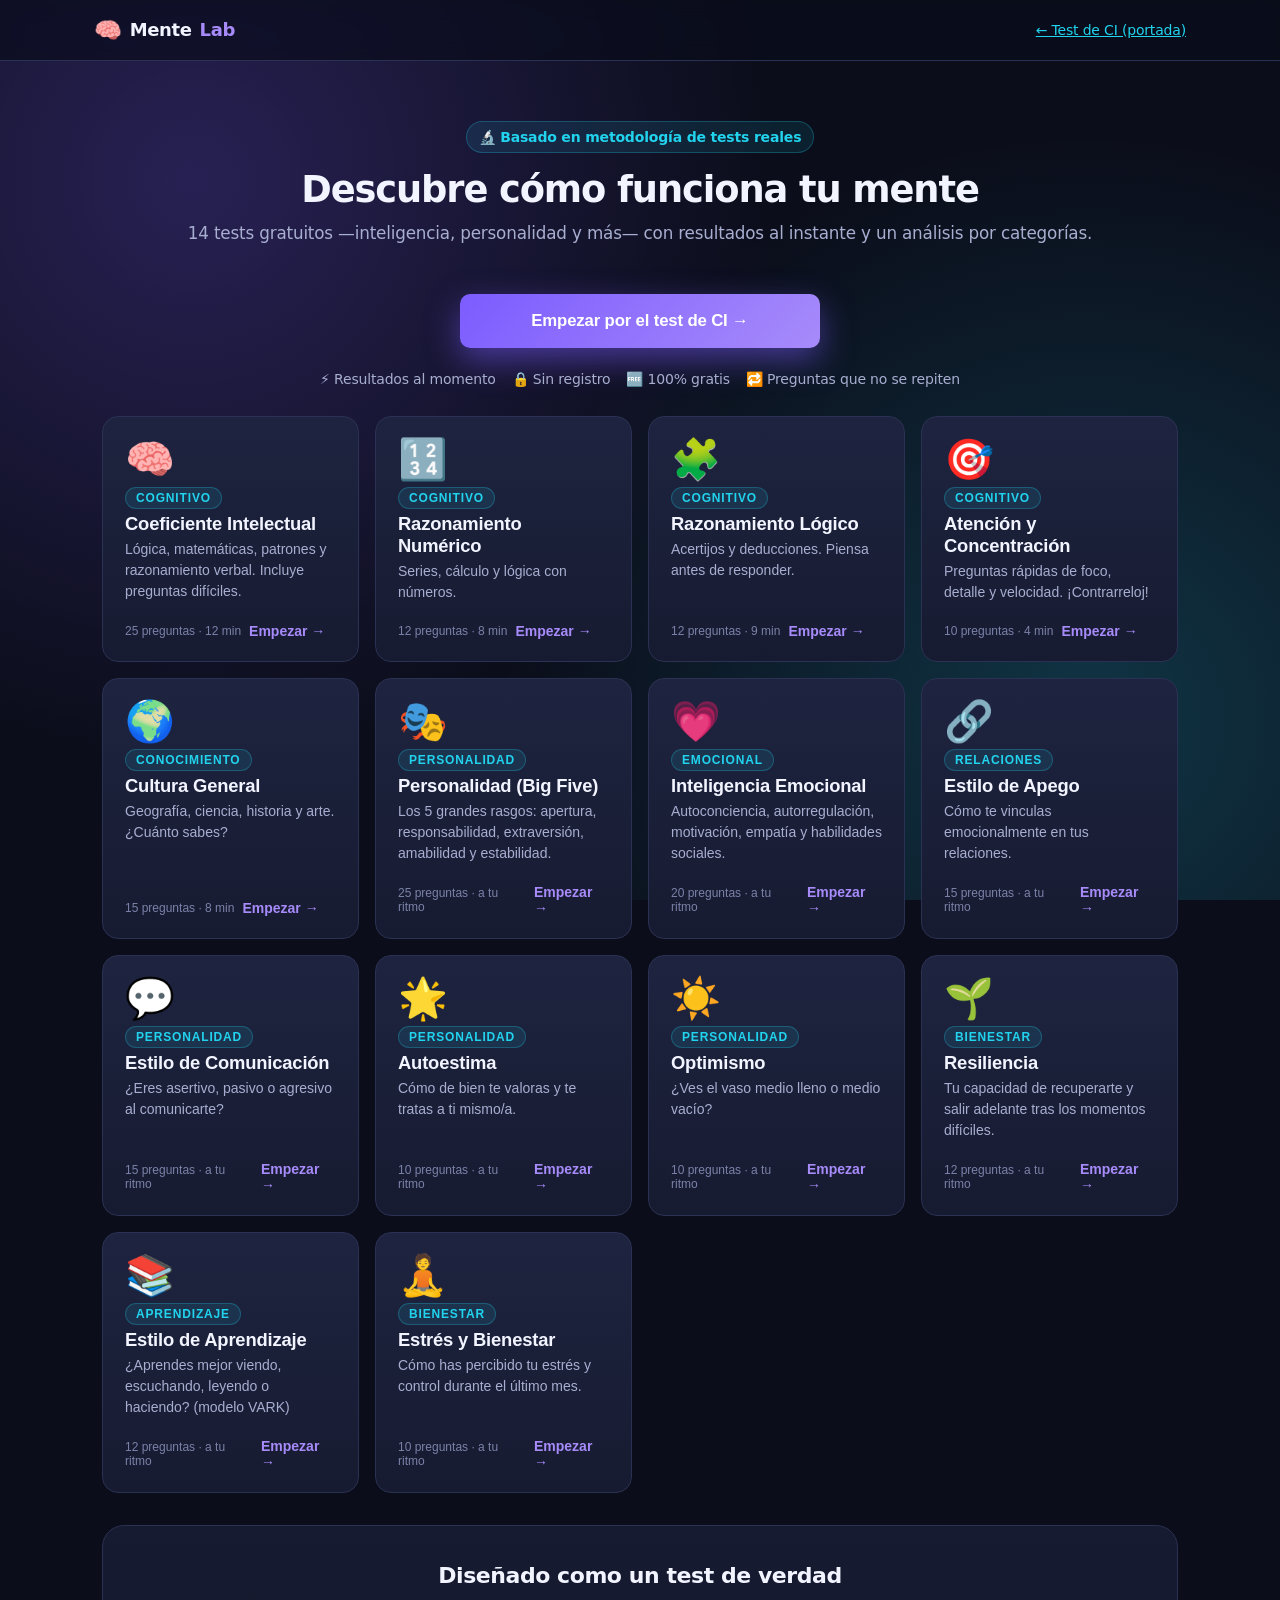
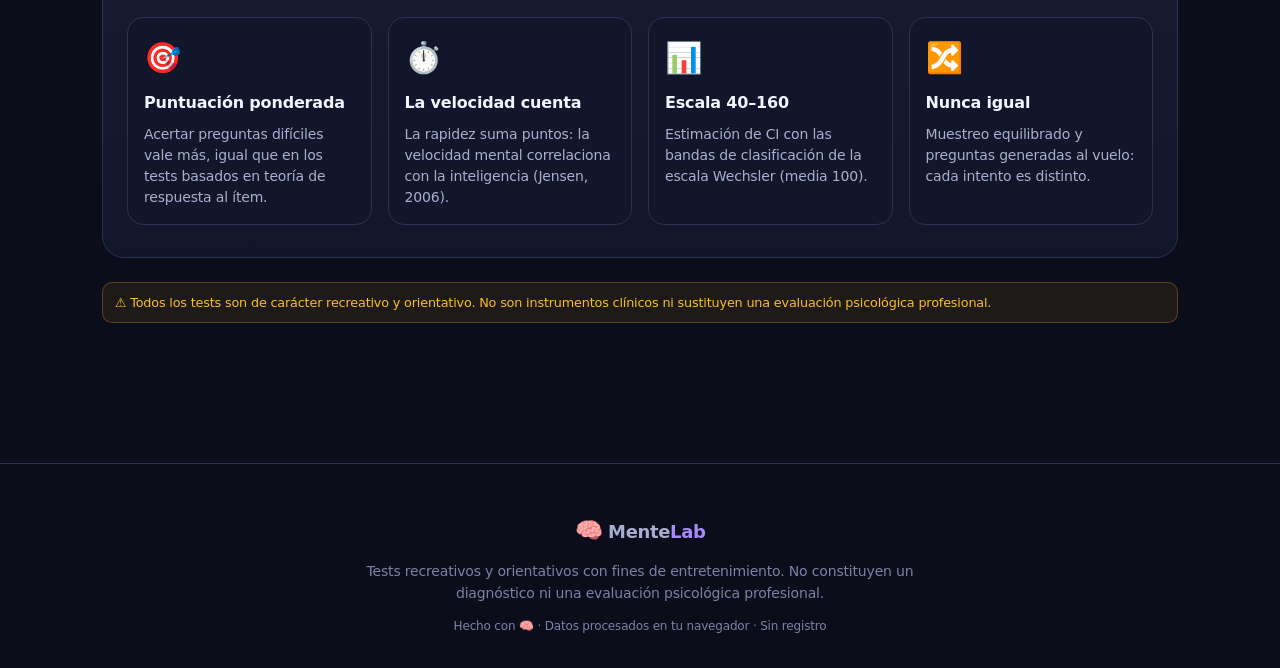
<file: bateria.html>
<!DOCTYPE html>
<html lang="es">
<head>
<meta charset="UTF-8">
<meta name="viewport" content="width=device-width, initial-scale=1.0">
<title>Batería de Tests Psicológicos | Personalidad, CI y más</title>
<meta name="description" content="14 tests gratis: coeficiente intelectual, personalidad Big Five, inteligencia emocional, atención, cultura general y más. Con resultados al momento e informe descargable.">
<meta property="og:title" content="Batería de Tests Psicológicos — mide tu CI y tu personalidad">
<meta property="og:description" content="14 tests gratis con resultados al momento: CI, personalidad, inteligencia emocional, atención y más. Cada intento cambia las preguntas.">
<meta property="og:type" content="website">
<meta name="theme-color" content="#0f1120">
<link rel="icon" href="data:image/svg+xml,<svg xmlns=%22http://www.w3.org/2000/svg%22 viewBox=%220 0 100 100%22><text y=%22.9em%22 font-size=%2290%22>🧠</text></svg>">
<link rel="stylesheet" href="style.css">
</head>
<body>

<div class="bg-decor" aria-hidden="true"></div>

<!-- Barra de marca superior -->
<div class="topbar">
  <div class="topbar-inner">
    <a class="brand" href="/" style="text-decoration:none;color:inherit;"><span class="brand-mark">🧠</span> Mente<span class="brand-accent">Lab</span></a>
    <a class="brand-tag" href="/" style="color:var(--accent-2);">← Test de CI (portada)</a>
  </div>
</div>

<main class="app">

  <!-- ============ PORTADA / HUB ============ -->
  <section id="screen-hub" class="screen active">
    <header class="hub-header">
      <span class="hero-eyebrow">🔬 Basado en metodología de tests reales</span>
      <h1>Descubre cómo funciona tu mente</h1>
      <p class="subtitle">14 tests gratuitos —inteligencia, personalidad y más— con resultados al instante y un análisis por categorías.</p>
      <button id="btn-hero-start" class="btn btn-primary hero-cta">Empezar por el test de CI →</button>

      <ul class="trust-row">
        <li>⚡ Resultados al momento</li>
        <li>🔒 Sin registro</li>
        <li>🆓 100% gratis</li>
        <li>🔁 Preguntas que no se repiten</li>
      </ul>
    </header>

    <div id="test-grid" class="test-grid"></div>

    <div id="report-bar" class="report-bar hidden">
      <div class="report-info">
        <strong>📋 Informe de resultados</strong>
        <span id="report-count" class="report-count">0 tests completados</span>
      </div>
      <button id="btn-open-report" class="btn btn-primary">Ver / enviar informe ✉️</button>
    </div>

    <section class="feature-band" aria-label="Cómo funciona">
      <h2 class="band-title">Diseñado como un test de verdad</h2>
      <div class="feature-grid">
        <div class="feature">
          <span class="feature-icon">🎯</span>
          <h3>Puntuación ponderada</h3>
          <p>Acertar preguntas difíciles vale más, igual que en los tests basados en teoría de respuesta al ítem.</p>
        </div>
        <div class="feature">
          <span class="feature-icon">⏱️</span>
          <h3>La velocidad cuenta</h3>
          <p>La rapidez suma puntos: la velocidad mental correlaciona con la inteligencia (Jensen, 2006).</p>
        </div>
        <div class="feature">
          <span class="feature-icon">📊</span>
          <h3>Escala 40–160</h3>
          <p>Estimación de CI con las bandas de clasificación de la escala Wechsler (media 100).</p>
        </div>
        <div class="feature">
          <span class="feature-icon">🔀</span>
          <h3>Nunca igual</h3>
          <p>Muestreo equilibrado y preguntas generadas al vuelo: cada intento es distinto.</p>
        </div>
      </div>
    </section>

    <p class="disclaimer disclaimer-global">
      ⚠️ Todos los tests son de carácter recreativo y orientativo. No son instrumentos
      clínicos ni sustituyen una evaluación psicológica profesional.
    </p>
  </section>

  <!-- ============ INTRO DE UN TEST ============ -->
  <section id="screen-intro" class="screen">
    <div class="card">
      <button class="back-link" id="btn-intro-back">← Volver</button>
      <div id="intro-icon" class="brain-icon">🧠</div>
      <h1 id="intro-title">Test</h1>
      <p id="intro-desc" class="subtitle"></p>

      <div class="info-grid" id="intro-stats">
        <div class="info-item">
          <span id="intro-count" class="info-num">20</span>
          <span class="info-label">Preguntas</span>
        </div>
        <div class="info-item" id="intro-time-item">
          <span id="intro-time" class="info-num">10:00</span>
          <span class="info-label">Minutos</span>
        </div>
        <div class="info-item">
          <span id="intro-type" class="info-num">Quiz</span>
          <span class="info-label">Formato</span>
        </div>
      </div>

      <ul id="intro-rules" class="rules"></ul>

      <p id="intro-disclaimer" class="disclaimer"></p>

      <input id="player-name" type="text" placeholder="Tu nombre (opcional)" maxlength="40" autocomplete="off">

      <button id="btn-start" class="btn btn-primary">Comenzar ▶</button>
    </div>
  </section>

  <!-- ============ TEST EN CURSO ============ -->
  <section id="screen-quiz" class="screen">
    <div class="quiz-header">
      <div class="progress-wrap">
        <div class="progress-bar"><div id="progress-fill" class="progress-fill"></div></div>
        <span id="progress-text" class="progress-text">Pregunta 1 / 20</span>
      </div>
      <div id="timer" class="timer">10:00</div>
    </div>

    <div class="card quiz-card">
      <span id="q-category" class="badge">Categoría</span>
      <h2 id="q-text" class="q-text">Pregunta</h2>
      <div id="q-options" class="options"></div>
    </div>

    <div class="quiz-nav">
      <button id="btn-prev" class="btn btn-ghost">◀ Anterior</button>
      <button id="btn-next" class="btn btn-primary">Siguiente ▶</button>
      <button id="btn-finish" class="btn btn-success hidden">Finalizar ✔</button>
    </div>
  </section>

  <!-- ============ RESULTADO ============ -->
  <section id="screen-result" class="screen">
    <div class="card result-card">
      <div id="result-icon" class="result-icon">🎯</div>
      <h1 id="result-title">Resultado</h1>
      <p id="result-name" class="subtitle"></p>

      <div class="iq-score-wrap">
        <div class="iq-score" id="result-headline">—</div>
        <div class="iq-label" id="result-headline-label">Resultado</div>
        <div id="result-tier" class="iq-tier">—</div>
      </div>

      <p id="result-speed" class="speed-line hidden"></p>

      <div id="result-stats" class="info-grid"></div>

      <h3 class="breakdown-title" id="breakdown-title">Desglose</h3>
      <div id="category-breakdown" class="breakdown"></div>

      <p id="result-message" class="result-message"></p>

      <div class="share-box">
        <span class="share-title">🔥 Reta a tus amigos a superarte</span>
        <button id="btn-share" class="btn btn-share">📲 Compartir mi resultado</button>
        <button id="btn-share-img" class="btn btn-ghost btn-share-img">🖼️ Descargar imagen para redes</button>
        <div class="share-links">
          <a id="share-wa" class="share-link" target="_blank" rel="noopener">💬 WhatsApp</a>
          <a id="share-x" class="share-link" target="_blank" rel="noopener">𝕏 Publicar</a>
          <button id="share-copy" class="share-link" type="button">🔗 Copiar</button>
        </div>
        <p id="share-status" class="share-status" aria-live="polite"></p>
      </div>

      <details class="method" id="method-box">
        <summary>¿Cómo influye el tiempo en la puntuación?</summary>
        <p>
          En los tests de <strong>capacidad</strong> (CI, atención, numérico, lógico y
          cultura), la rapidez suma un bonus acotado, siempre multiplicado por tus aciertos
          (responder rápido pero mal no puntúa). Se basa en la investigación sobre
          <em>velocidad mental</em>, que correlaciona con la inteligencia (r ≈ 0,3–0,4):
          Jensen (2006, <em>Clocking the Mind</em>), Deary, Der &amp; Ford (2001),
          Sheppard &amp; Vernon (2008); los tests tipo Wechsler (WAIS) también dan bonus
          por rapidez.
        </p>
        <p>
          Los tests de <strong>personalidad</strong> no tienen cronómetro: el tiempo no
          influye en el resultado, porque no tendría base científica. Los haces a tu ritmo.
        </p>
      </details>

      <p id="result-disclaimer" class="disclaimer"></p>

      <div class="result-actions">
        <button id="btn-review" class="btn btn-ghost hidden">Ver respuestas</button>
        <button id="btn-retry" class="btn btn-ghost">Repetir 🔁</button>
        <button id="btn-result-home" class="btn btn-ghost">Inicio 🏠</button>
      </div>

      <div id="next-test-wrap" class="next-test hidden">
        <button id="btn-next-test" class="btn btn-primary">Siguiente test →</button>
      </div>

      <div id="review-wrap" class="review-wrap hidden"></div>
    </div>
  </section>

  <!-- ============ MODAL INFORME / CORREO ============ -->
  <div id="report-modal" class="modal hidden">
    <div class="modal-card">
      <button class="modal-close" id="btn-report-close">✕</button>
      <h2>📋 Tu informe</h2>
      <p class="subtitle">Resumen de los tests que has completado en esta sesión.</p>

      <div id="report-summary" class="report-summary"></div>

      <div class="report-email" id="report-email-block">
        <label for="report-email-input">Recíbelo por correo</label>
        <input id="report-email-input" type="email" placeholder="tu@correo.com" autocomplete="email">
        <button id="btn-send-email" class="btn btn-primary">Enviar informe por correo ✉️</button>
        <p id="report-status" class="report-status"></p>
      </div>

      <button id="btn-download-report" class="btn btn-ghost">⬇️ Descargar informe (HTML)</button>
    </div>
  </div>

</main>

<footer class="site-footer">
  <div class="footer-brand"><span class="brand-mark">🧠</span> Mente<span class="brand-accent">Lab</span></div>
  <p class="footer-note">Tests recreativos y orientativos con fines de entretenimiento. No constituyen un diagnóstico ni una evaluación psicológica profesional.</p>
  <p class="footer-meta">Hecho con 🧠 · Datos procesados en tu navegador · Sin registro</p>
</footer>

<script src="data.js"></script>
<script src="script.js"></script>
</body>
</html>
</file>
<file: style.css>
:root {
  /* Color: paleta oscura refinada. Texto principal con contraste AA sobre --bg. */
  --bg: #0b0d1a;
  --bg-2: #12162a;
  --card: #171b31;
  --card-2: #1e2440;
  --card-border: #2b3152;
  --card-border-2: #383f66;
  --text: #f2f4ff;
  --text-dim: #a8aed0;          /* contraste ~7:1 sobre --bg (AA/AAA) */
  --text-faint: #7b82a8;
  --accent: #7c5cff;
  --accent-soft: #a78bfa;
  --accent-2: #22d3ee;
  --success: #34d399;
  --danger: #f87171;
  --warning: #fbbf24;

  /* Escala tipográfica modular (razón 1.2, "menor tercera"). */
  --fs-xs: 0.75rem;
  --fs-sm: 0.875rem;
  --fs-base: 1rem;
  --fs-md: 1.125rem;
  --fs-lg: 1.375rem;
  --fs-xl: 1.75rem;
  --fs-2xl: 2.25rem;
  --fs-3xl: 3rem;

  /* Espaciado en cuadrícula de 8px. */
  --sp-1: 4px;
  --sp-2: 8px;
  --sp-3: 12px;
  --sp-4: 16px;
  --sp-5: 24px;
  --sp-6: 32px;
  --sp-7: 48px;
  --sp-8: 64px;

  --radius: 16px;
  --radius-sm: 10px;
  --radius-lg: 22px;

  /* Sombras en capas (elevación material). */
  --shadow-sm: 0 1px 2px rgba(0,0,0,0.3);
  --shadow-md: 0 6px 20px rgba(0,0,0,0.35);
  --shadow-lg: 0 20px 50px rgba(0,0,0,0.45);
  --ring: 0 0 0 3px rgba(124, 92, 255, 0.45);

  color-scheme: dark;
  -webkit-font-smoothing: antialiased;
  text-rendering: optimizeLegibility;
}

* { box-sizing: border-box; }

html, body {
  margin: 0;
  padding: 0;
  min-height: 100%;
}

body {
  font-family: system-ui, -apple-system, 'Segoe UI', Roboto, 'Helvetica Neue', Arial, sans-serif;
  background: var(--bg);
  color: var(--text);
  font-size: var(--fs-base);
  line-height: 1.6;
  letter-spacing: -0.011em;
  min-height: 100vh;
  display: flex;
  flex-direction: column;
  position: relative;
  overflow-x: hidden;
}

/* Accesibilidad: foco visible y consistente para teclado. */
:focus-visible {
  outline: none;
  box-shadow: var(--ring);
  border-radius: var(--radius-sm);
}

::selection { background: rgba(124, 92, 255, 0.35); color: #fff; }

.bg-decor {
  position: fixed;
  inset: 0;
  z-index: -1;
  background:
    radial-gradient(circle at 15% 20%, rgba(124, 92, 255, 0.25), transparent 45%),
    radial-gradient(circle at 85% 80%, rgba(34, 211, 238, 0.2), transparent 45%),
    var(--bg);
}

.app {
  flex: 1;
  width: 100%;
  max-width: 720px;
  margin: 0 auto;
  padding: 24px 16px 60px;
  display: flex;
  flex-direction: column;
}

.screen { display: none; }
.screen.active { display: block; animation: fadeIn .35s ease; }

@keyframes fadeIn {
  from { opacity: 0; transform: translateY(8px); }
  to { opacity: 1; transform: translateY(0); }
}

.card {
  background: linear-gradient(180deg, var(--card), var(--bg-2));
  border: 1px solid var(--card-border);
  border-radius: var(--radius-lg);
  padding: var(--sp-6) var(--sp-5);
  box-shadow: var(--shadow-lg);
}

.brain-icon { font-size: 48px; text-align: center; margin-bottom: var(--sp-2); }

h1 {
  text-align: center;
  font-size: var(--fs-xl);
  font-weight: 800;
  line-height: 1.15;
  margin: 0 0 var(--sp-2);
  letter-spacing: -0.03em;
}

.subtitle {
  text-align: center;
  color: var(--text-dim);
  margin: 0 0 var(--sp-5);
  font-size: var(--fs-md);
  line-height: 1.55;
}

/* ---- BARRA DE MARCA ---- */
.topbar {
  position: sticky;
  top: 0;
  z-index: 30;
  background: rgba(11, 13, 26, 0.72);
  backdrop-filter: saturate(140%) blur(10px);
  border-bottom: 1px solid var(--card-border);
}
.topbar-inner {
  max-width: 1140px;
  margin: 0 auto;
  padding: var(--sp-3) var(--sp-5);
  display: flex;
  align-items: center;
  justify-content: space-between;
  gap: var(--sp-4);
}
.brand {
  font-weight: 800;
  font-size: var(--fs-md);
  letter-spacing: -0.02em;
  display: inline-flex;
  align-items: center;
  gap: var(--sp-2);
}
.brand-mark { font-size: 1.25em; }
.brand-accent { color: var(--accent-soft); }
.brand-tag { color: var(--text-faint); font-size: var(--fs-sm); }

/* ---- HERO ---- */
.hero-eyebrow {
  display: inline-block;
  font-size: var(--fs-sm);
  font-weight: 600;
  color: var(--accent-2);
  background: rgba(34, 211, 238, 0.1);
  border: 1px solid rgba(34, 211, 238, 0.25);
  padding: var(--sp-1) var(--sp-3);
  border-radius: 999px;
  margin-bottom: var(--sp-4);
}
.trust-row {
  list-style: none;
  padding: 0;
  margin: var(--sp-4) 0 0;
  display: flex;
  flex-wrap: wrap;
  justify-content: center;
  gap: var(--sp-2) var(--sp-4);
}
.trust-row li {
  color: var(--text-dim);
  font-size: var(--fs-sm);
  font-weight: 500;
}

/* ---- BANDA DE CARACTERÍSTICAS (credibilidad) ---- */
.feature-band {
  margin: var(--sp-6) 0 var(--sp-5);
  padding: var(--sp-6) var(--sp-5);
  border-radius: var(--radius-lg);
  border: 1px solid var(--card-border);
  background: linear-gradient(180deg, var(--card), var(--bg-2));
}
.band-title {
  text-align: center;
  font-size: var(--fs-lg);
  font-weight: 800;
  letter-spacing: -0.02em;
  margin: 0 0 var(--sp-5);
}
.feature-grid {
  display: grid;
  grid-template-columns: repeat(auto-fit, minmax(200px, 1fr));
  gap: var(--sp-4);
}
.feature {
  background: var(--bg-2);
  border: 1px solid var(--card-border);
  border-radius: var(--radius);
  padding: var(--sp-4);
}
.feature-icon { font-size: 30px; display: block; margin-bottom: var(--sp-2); }
.feature h3 { font-size: var(--fs-base); margin: 0 0 var(--sp-2); font-weight: 700; }
.feature p { font-size: var(--fs-sm); color: var(--text-dim); margin: 0; line-height: 1.5; }

.info-grid {
  display: grid;
  grid-template-columns: repeat(3, 1fr);
  gap: 12px;
  margin: 20px 0;
}

.info-item {
  background: rgba(124, 92, 255, 0.08);
  border: 1px solid var(--card-border);
  border-radius: 12px;
  padding: 14px 8px;
  text-align: center;
}

.info-num {
  display: block;
  font-size: 1.4rem;
  font-weight: 700;
  color: var(--accent-2);
}

.info-label {
  display: block;
  font-size: 0.75rem;
  color: var(--text-dim);
  margin-top: 2px;
  text-transform: uppercase;
  letter-spacing: 0.04em;
}

.rules {
  color: var(--text-dim);
  font-size: 0.92rem;
  line-height: 1.6;
  padding-left: 20px;
  margin: 20px 0;
}

.rules strong { color: var(--text); }

.disclaimer {
  font-size: 0.8rem;
  color: var(--warning);
  background: rgba(251, 191, 36, 0.08);
  border: 1px solid rgba(251, 191, 36, 0.25);
  border-radius: 10px;
  padding: 10px 12px;
  line-height: 1.5;
  margin: 18px 0;
}

#player-name {
  width: 100%;
  padding: 13px 14px;
  border-radius: 12px;
  border: 1px solid var(--card-border);
  background: var(--bg-2);
  color: var(--text);
  font-size: 0.95rem;
  margin-bottom: 18px;
  outline: none;
  transition: border-color .2s;
}
#player-name:focus { border-color: var(--accent); }

.btn {
  display: inline-flex;
  align-items: center;
  justify-content: center;
  gap: var(--sp-2);
  width: 100%;
  min-height: 48px;               /* ley de Fitts: objetivo táctil cómodo */
  padding: 13px 20px;
  font-size: var(--fs-base);
  font-weight: 700;
  letter-spacing: -0.01em;
  border-radius: var(--radius-sm);
  border: none;
  cursor: pointer;
  transition: transform .14s ease, box-shadow .14s ease, filter .14s ease, border-color .14s ease;
}
.btn:active { transform: scale(0.985); }

.btn-primary {
  background: linear-gradient(135deg, var(--accent), var(--accent-soft));
  color: #fff;
  box-shadow: 0 10px 26px rgba(124, 92, 255, 0.38);
}
.btn-primary:hover { filter: brightness(1.07); box-shadow: 0 12px 30px rgba(124, 92, 255, 0.48); }
.btn-primary:disabled { opacity: 0.4; cursor: not-allowed; box-shadow: none; filter: none; }

.btn-success {
  background: linear-gradient(135deg, var(--success), #10b981);
  color: #04241a;
  box-shadow: 0 8px 24px rgba(52, 211, 153, 0.3);
}

.btn-ghost {
  background: transparent;
  border: 1px solid var(--card-border);
  color: var(--text);
}
.btn-ghost:hover { border-color: var(--accent); }

.hidden { display: none !important; }

/* ---- QUIZ SCREEN ---- */

.quiz-header {
  display: flex;
  align-items: center;
  gap: 14px;
  margin-bottom: 18px;
}

.progress-wrap { flex: 1; }

.progress-bar {
  height: 8px;
  border-radius: 6px;
  background: var(--card-border);
  overflow: hidden;
}

.progress-fill {
  height: 100%;
  width: 5%;
  background: linear-gradient(90deg, var(--accent), var(--accent-2));
  border-radius: 6px;
  transition: width .3s ease;
}

.progress-text {
  display: block;
  font-size: 0.78rem;
  color: var(--text-dim);
  margin-top: 6px;
}

.timer {
  font-variant-numeric: tabular-nums;
  font-size: 1.2rem;
  font-weight: 700;
  background: var(--card);
  border: 1px solid var(--card-border);
  padding: 10px 16px;
  border-radius: 12px;
  min-width: 84px;
  text-align: center;
  transition: color .2s, border-color .2s;
}

.timer.warning {
  color: var(--warning);
  border-color: var(--warning);
}

.timer.danger {
  color: var(--danger);
  border-color: var(--danger);
  animation: pulse 1s infinite;
}

@keyframes pulse {
  0%, 100% { transform: scale(1); }
  50% { transform: scale(1.05); }
}

.badge {
  display: inline-block;
  font-size: 0.72rem;
  font-weight: 700;
  text-transform: uppercase;
  letter-spacing: 0.06em;
  color: var(--accent-2);
  background: rgba(34, 211, 238, 0.1);
  border: 1px solid rgba(34, 211, 238, 0.3);
  padding: 5px 12px;
  border-radius: 999px;
  margin-bottom: 16px;
}

.q-text {
  font-size: 1.25rem;
  line-height: 1.45;
  margin: 0 0 22px;
}

.options {
  display: flex;
  flex-direction: column;
  gap: 10px;
}

.option {
  display: flex;
  align-items: center;
  gap: 12px;
  text-align: left;
  padding: 14px 16px;
  border-radius: 12px;
  border: 1px solid var(--card-border);
  background: var(--bg-2);
  color: var(--text);
  font-size: 0.98rem;
  cursor: pointer;
  transition: border-color .15s, background .15s;
}

.option:hover { border-color: var(--accent); }

.option.selected {
  border-color: var(--accent);
  background: rgba(124, 92, 255, 0.15);
}

.option-letter {
  display: inline-flex;
  align-items: center;
  justify-content: center;
  width: 26px;
  height: 26px;
  flex-shrink: 0;
  border-radius: 8px;
  background: var(--card-border);
  font-size: 0.8rem;
  font-weight: 700;
}

.option.selected .option-letter {
  background: var(--accent);
  color: white;
}

.quiz-nav {
  display: flex;
  gap: 10px;
  margin-top: 18px;
}

.quiz-nav .btn { width: auto; flex: 1; }

/* ---- RESULT SCREEN ---- */

.result-icon { font-size: 48px; text-align: center; margin-bottom: 4px; }

.iq-score-wrap {
  text-align: center;
  margin: 22px 0;
  padding: 26px;
  border-radius: 16px;
  background: radial-gradient(circle, rgba(124,92,255,0.15), transparent 70%);
  border: 1px solid var(--card-border);
}

.iq-score {
  font-size: 3.4rem;
  font-weight: 800;
  background: linear-gradient(135deg, var(--accent), var(--accent-2));
  -webkit-background-clip: text;
  background-clip: text;
  color: transparent;
  line-height: 1;
}

.iq-label {
  color: var(--text-dim);
  font-size: 0.85rem;
  text-transform: uppercase;
  letter-spacing: 0.06em;
  margin-top: 6px;
}

.iq-tier {
  display: inline-block;
  margin-top: 12px;
  font-weight: 700;
  font-size: 0.95rem;
  padding: 6px 16px;
  border-radius: 999px;
}

.iq-tier.tier-low {
  background: rgba(248, 113, 113, 0.12);
  border: 1px solid rgba(248, 113, 113, 0.3);
  color: var(--danger);
}

.iq-tier.tier-mid-low {
  background: rgba(251, 191, 36, 0.12);
  border: 1px solid rgba(251, 191, 36, 0.3);
  color: var(--warning);
}

.iq-tier.tier-mid {
  background: rgba(124, 92, 255, 0.12);
  border: 1px solid rgba(124, 92, 255, 0.3);
  color: var(--accent);
}

.iq-tier.tier-mid-high {
  background: rgba(34, 211, 238, 0.12);
  border: 1px solid rgba(34, 211, 238, 0.3);
  color: var(--accent-2);
}

.iq-tier.tier-high {
  background: rgba(52, 211, 153, 0.12);
  border: 1px solid rgba(52, 211, 153, 0.3);
  color: var(--success);
}

.breakdown-title {
  font-size: 1rem;
  margin: 22px 0 12px;
}

.breakdown {
  display: flex;
  flex-direction: column;
  gap: 10px;
  margin-bottom: 6px;
}

.breakdown-item {
  display: flex;
  align-items: center;
  gap: 10px;
  font-size: 0.85rem;
}

.breakdown-label {
  width: 110px;
  flex-shrink: 0;
  color: var(--text-dim);
}

.breakdown-bar {
  flex: 1;
  height: 8px;
  border-radius: 6px;
  background: var(--card-border);
  overflow: hidden;
}

.breakdown-fill {
  height: 100%;
  background: linear-gradient(90deg, var(--accent), var(--accent-2));
  border-radius: 6px;
}

.breakdown-score {
  width: 44px;
  text-align: right;
  font-weight: 700;
  flex-shrink: 0;
}

.result-actions {
  display: flex;
  gap: 10px;
  margin-top: 20px;
}

.result-actions .btn { width: auto; flex: 1; }

.review-wrap {
  margin-top: 22px;
  border-top: 1px solid var(--card-border);
  padding-top: 18px;
  display: flex;
  flex-direction: column;
  gap: 14px;
}

.review-item {
  padding: 14px;
  border-radius: 12px;
  border: 1px solid var(--card-border);
  background: var(--bg-2);
}

.review-q {
  font-size: 0.9rem;
  margin-bottom: 8px;
  font-weight: 600;
}

.review-answer {
  font-size: 0.85rem;
  margin: 2px 0;
}

.review-correct { color: var(--success); }
.review-wrong { color: var(--danger); }

.review-why {
  margin-top: 8px;
  font-size: 0.82rem;
  line-height: 1.5;
  color: var(--text-dim);
  background: rgba(124, 92, 255, 0.08);
  border-left: 3px solid var(--accent);
  border-radius: 6px;
  padding: 8px 10px;
}

/* ---- HUB / PORTADA ---- */

.hub-header { text-align: center; margin-bottom: var(--sp-2); padding-top: var(--sp-4); }

.hero-cta {
  max-width: 360px;
  margin: var(--sp-5) auto var(--sp-1);
  font-size: var(--fs-md);
  min-height: 54px;
  box-shadow: 0 12px 32px rgba(124, 92, 255, 0.5);
}

.next-test { margin-top: 12px; }
.next-test .btn { width: 100%; }

.test-grid {
  display: grid;
  grid-template-columns: repeat(auto-fill, minmax(250px, 1fr));
  gap: 16px;
  margin: 22px 0;
}

.test-card {
  position: relative;
  display: flex;
  flex-direction: column;
  text-align: left;
  gap: var(--sp-2);
  padding: var(--sp-5);
  border-radius: var(--radius);
  border: 1px solid var(--card-border);
  background: linear-gradient(180deg, var(--card-2), var(--card));
  color: var(--text);
  cursor: pointer;
  overflow: hidden;
  transition: transform .16s ease, border-color .16s ease, box-shadow .16s ease;
}
/* Acento superior que aparece al pasar el ratón. */
.test-card::before {
  content: '';
  position: absolute;
  inset: 0 0 auto 0;
  height: 3px;
  background: linear-gradient(90deg, var(--accent), var(--accent-2));
  opacity: 0;
  transition: opacity .16s ease;
}
.test-card:hover {
  transform: translateY(-4px);
  border-color: var(--card-border-2);
  box-shadow: var(--shadow-md), 0 14px 34px rgba(124, 92, 255, 0.22);
}
.test-card:hover::before { opacity: 1; }
.test-card.done { border-color: rgba(52, 211, 153, 0.4); }
.test-card.done::before { opacity: 1; background: linear-gradient(90deg, var(--success), var(--accent-2)); }

.test-card-icon { font-size: 36px; line-height: 1; }

.test-card-tag {
  display: inline-block;
  align-self: flex-start;
  font-size: var(--fs-xs);
  font-weight: 700;
  text-transform: uppercase;
  letter-spacing: 0.07em;
  color: var(--accent-2);
  background: rgba(34, 211, 238, 0.1);
  border: 1px solid rgba(34, 211, 238, 0.25);
  padding: 3px 10px;
  border-radius: 999px;
}

.test-card-title { font-size: var(--fs-md); font-weight: 700; margin: var(--sp-1) 0; letter-spacing: -0.01em; }
.test-card-desc { font-size: var(--fs-sm); color: var(--text-dim); margin: 0; line-height: 1.5; }

.test-card-foot {
  display: flex;
  align-items: center;
  justify-content: space-between;
  gap: var(--sp-2);
  margin-top: auto;
  padding-top: var(--sp-3);
}
.test-card-meta { font-size: var(--fs-xs); color: var(--text-faint); }
.test-card-go { font-size: var(--fs-sm); font-weight: 700; color: var(--accent-soft); }
.test-card-done { font-size: var(--fs-sm); font-weight: 700; color: var(--success); }

.report-bar {
  display: flex;
  align-items: center;
  justify-content: space-between;
  gap: 14px;
  flex-wrap: wrap;
  padding: 16px 18px;
  border-radius: var(--radius);
  border: 1px solid var(--card-border);
  background: rgba(124, 92, 255, 0.08);
  margin-bottom: 18px;
}
.report-info { display: flex; flex-direction: column; gap: 2px; }
.report-count { font-size: 0.8rem; color: var(--text-dim); }
.report-bar .btn { width: auto; }

.disclaimer-global { margin-top: 8px; }

.back-link {
  background: none;
  border: none;
  color: var(--text-dim);
  cursor: pointer;
  font-size: 0.85rem;
  padding: 0 0 12px;
}
.back-link:hover { color: var(--text); }

.result-message {
  font-size: 0.92rem;
  line-height: 1.55;
  color: var(--text);
  background: rgba(124, 92, 255, 0.08);
  border: 1px solid var(--card-border);
  border-radius: 12px;
  padding: 14px 16px;
  margin: 6px 0 4px;
}

/* ---- COMPARTIR RESULTADO ---- */
.share-box {
  margin: 16px 0 4px;
  padding: 16px;
  border-radius: 14px;
  border: 1px solid rgba(34, 211, 238, 0.3);
  background: radial-gradient(circle at 50% 0%, rgba(34, 211, 238, 0.12), rgba(124, 92, 255, 0.06));
  text-align: center;
}
.share-title {
  display: block;
  font-weight: 700;
  font-size: 0.95rem;
  margin-bottom: 12px;
}
.btn-share {
  background: linear-gradient(135deg, var(--accent-2), #38bdf8);
  color: #04243a;
  box-shadow: 0 8px 24px rgba(34, 211, 238, 0.3);
}
.btn-share-img {
  margin-top: 8px;
  font-size: 0.9rem;
  padding: 11px 16px;
}

.share-links {
  display: flex;
  gap: 8px;
  margin-top: 10px;
}
.share-link {
  flex: 1;
  display: inline-flex;
  align-items: center;
  justify-content: center;
  gap: 4px;
  padding: 10px 8px;
  border-radius: 10px;
  border: 1px solid var(--card-border);
  background: var(--bg-2);
  color: var(--text);
  font-size: 0.85rem;
  font-weight: 600;
  text-decoration: none;
  cursor: pointer;
  transition: border-color .15s, background .15s;
}
.share-link:hover { border-color: var(--accent-2); background: rgba(34, 211, 238, 0.08); }
.share-status { font-size: 0.82rem; margin: 10px 0 0; min-height: 1em; }
.share-status.ok { color: var(--success); }
.share-status.error { color: var(--text-dim); word-break: break-word; }

.speed-line {
  text-align: center;
  font-size: 0.85rem;
  color: var(--text-dim);
  background: rgba(34, 211, 238, 0.08);
  border: 1px solid rgba(34, 211, 238, 0.25);
  border-radius: 999px;
  padding: 8px 14px;
  margin: 0 0 14px;
}
.speed-line strong { color: var(--accent-2); }

.method {
  font-size: 0.82rem;
  color: var(--text-dim);
  background: var(--bg-2);
  border: 1px solid var(--card-border);
  border-radius: 12px;
  padding: 4px 14px;
  margin: 14px 0;
}
.method summary {
  cursor: pointer;
  padding: 10px 0;
  font-weight: 600;
  color: var(--text);
  list-style: none;
}
.method summary::-webkit-details-marker { display: none; }
.method summary::before { content: 'ℹ️ '; }
.method[open] summary { border-bottom: 1px solid var(--card-border); margin-bottom: 8px; }
.method p { line-height: 1.55; margin: 8px 0; }

/* ---- MODAL INFORME ---- */

.modal {
  position: fixed;
  inset: 0;
  z-index: 50;
  display: flex;
  align-items: center;
  justify-content: center;
  padding: 16px;
  background: rgba(6, 8, 18, 0.7);
  backdrop-filter: blur(4px);
}

.modal-card {
  position: relative;
  width: 100%;
  max-width: 460px;
  max-height: 90vh;
  overflow-y: auto;
  background: linear-gradient(180deg, var(--card), var(--bg-2));
  border: 1px solid var(--card-border);
  border-radius: var(--radius);
  padding: 26px 24px;
  box-shadow: 0 24px 60px rgba(0,0,0,0.5);
}
.modal-card h2 { margin: 0 0 4px; }

.modal-close {
  position: absolute;
  top: 14px;
  right: 14px;
  background: var(--bg-2);
  border: 1px solid var(--card-border);
  color: var(--text-dim);
  width: 32px;
  height: 32px;
  border-radius: 8px;
  cursor: pointer;
  font-size: 0.9rem;
}
.modal-close:hover { color: var(--text); }

.report-summary { margin: 18px 0; display: flex; flex-direction: column; gap: 8px; }
.report-row {
  display: flex;
  align-items: center;
  gap: 10px;
  padding: 10px 12px;
  border-radius: 10px;
  background: var(--bg-2);
  border: 1px solid var(--card-border);
}
.report-row-icon { font-size: 1.2rem; }
.report-row-title { flex: 1; font-size: 0.9rem; }
.report-row-score { font-weight: 700; color: var(--accent-2); font-size: 0.9rem; }

.report-email {
  border-top: 1px solid var(--card-border);
  padding-top: 16px;
  margin-bottom: 14px;
}
.report-email label {
  display: block;
  font-size: 0.85rem;
  color: var(--text-dim);
  margin-bottom: 8px;
}
.report-email input {
  width: 100%;
  padding: 12px 14px;
  border-radius: 12px;
  border: 1px solid var(--card-border);
  background: var(--bg-2);
  color: var(--text);
  font-size: 0.95rem;
  margin-bottom: 10px;
  outline: none;
}
.report-email input:focus { border-color: var(--accent); }

.report-status { font-size: 0.82rem; margin: 8px 0 0; min-height: 1em; }
.report-status.ok { color: var(--success); }
.report-status.error { color: var(--danger); }

.site-footer {
  text-align: center;
  color: var(--text-dim);
  padding: var(--sp-7) var(--sp-5) var(--sp-6);
  border-top: 1px solid var(--card-border);
  margin-top: var(--sp-6);
}
.footer-brand {
  font-weight: 800;
  font-size: var(--fs-md);
  letter-spacing: -0.02em;
  margin-bottom: var(--sp-3);
}
.footer-note {
  max-width: 560px;
  margin: 0 auto var(--sp-3);
  font-size: var(--fs-sm);
  line-height: 1.6;
  color: var(--text-faint);
}
.footer-meta { font-size: var(--fs-xs); color: var(--text-faint); margin: 0; }

/* ---- MÓVIL ---- */
@media (max-width: 480px) {
  .card { padding: 24px 18px; }
  .iq-score { font-size: 2.8rem; }
  h1 { font-size: 1.4rem; }
  .quiz-nav { flex-wrap: wrap; }
  .result-actions { flex-wrap: wrap; }
}

/* ---- TABLET (dos+ columnas, más aire) ---- */
@media (min-width: 700px) {
  .app { max-width: 900px; padding: 34px 28px 72px; }
  h1 { font-size: 2rem; }
  .hub-header { margin-bottom: 18px; }
  .brain-icon { font-size: 56px; }
  .subtitle { font-size: 1.05rem; }

  /* Pantallas de test/resultado centradas y a ancho de lectura cómodo. */
  #screen-intro .card,
  #screen-result .card,
  #screen-quiz .quiz-header,
  #screen-quiz .quiz-card,
  #screen-quiz .quiz-nav {
    max-width: 680px;
    margin-left: auto;
    margin-right: auto;
  }
  .q-text { font-size: 1.4rem; }
  .option { padding: 16px 18px; font-size: 1.02rem; }
}

/* ---- PC / ESCRITORIO (portada ancha, más columnas) ---- */
@media (min-width: 1024px) {
  .app { max-width: 1140px; padding: 44px 32px 90px; }
  .hub-header { margin-bottom: 26px; }
  h1 { font-size: 2.3rem; }
  .brain-icon { font-size: 64px; }
  .test-card { padding: 22px; }
  .test-card:hover { transform: translateY(-4px); }
  .test-card-icon { font-size: 40px; }
  .test-card-title { font-size: 1.15rem; }
  .hero-cta { font-size: 1.05rem; padding: 16px 22px; }

  /* La portada usa todo el ancho; el resto de pantallas se mantienen legibles. */
  #screen-intro .card,
  #screen-result .card { max-width: 720px; }
  #screen-quiz .quiz-header,
  #screen-quiz .quiz-card,
  #screen-quiz .quiz-nav { max-width: 760px; }
}

/* Pantallas muy anchas: no dejar que crezca sin control. */
@media (min-width: 1500px) {
  .app { max-width: 1280px; }
}

/* Puntero fino (ratón): realzar interacción. */
@media (hover: hover) and (pointer: fine) {
  .option:hover { background: rgba(124, 92, 255, 0.1); }
  .btn:hover { transform: translateY(-1px); }
}
</file>
